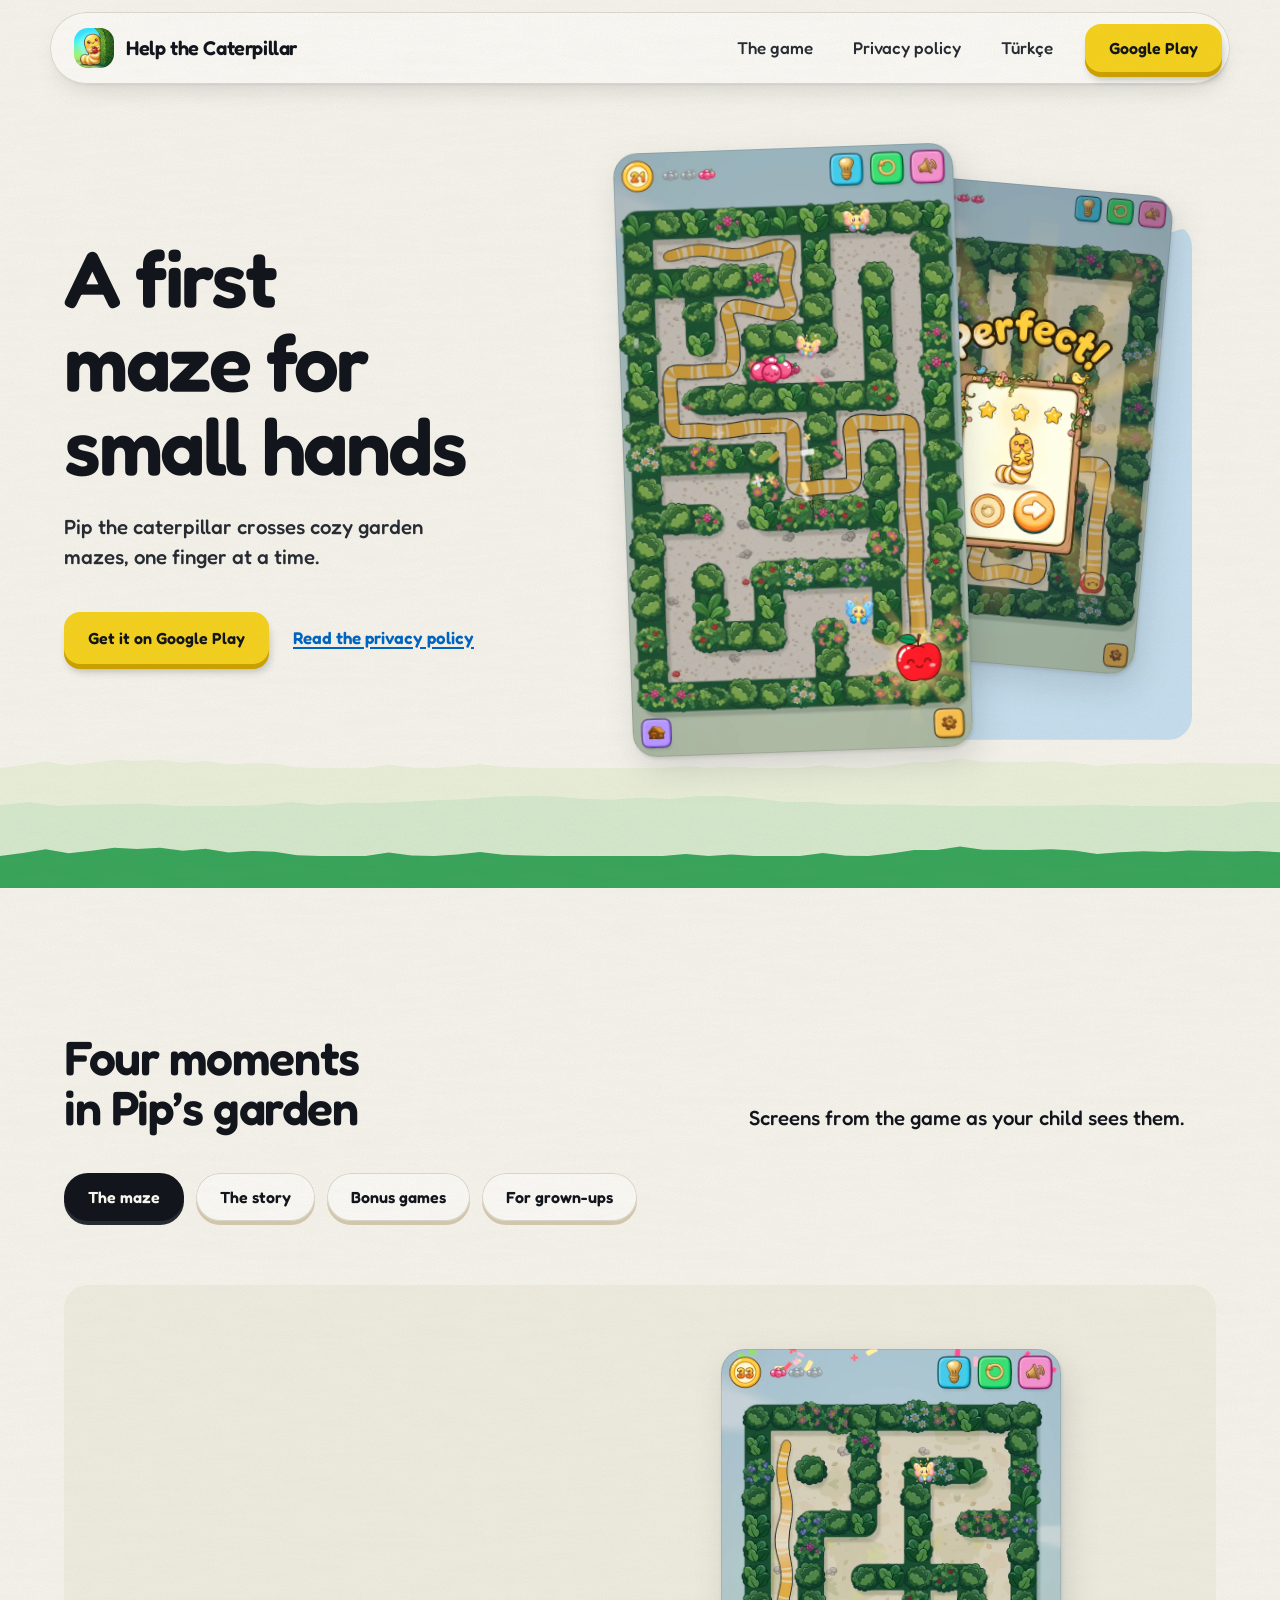
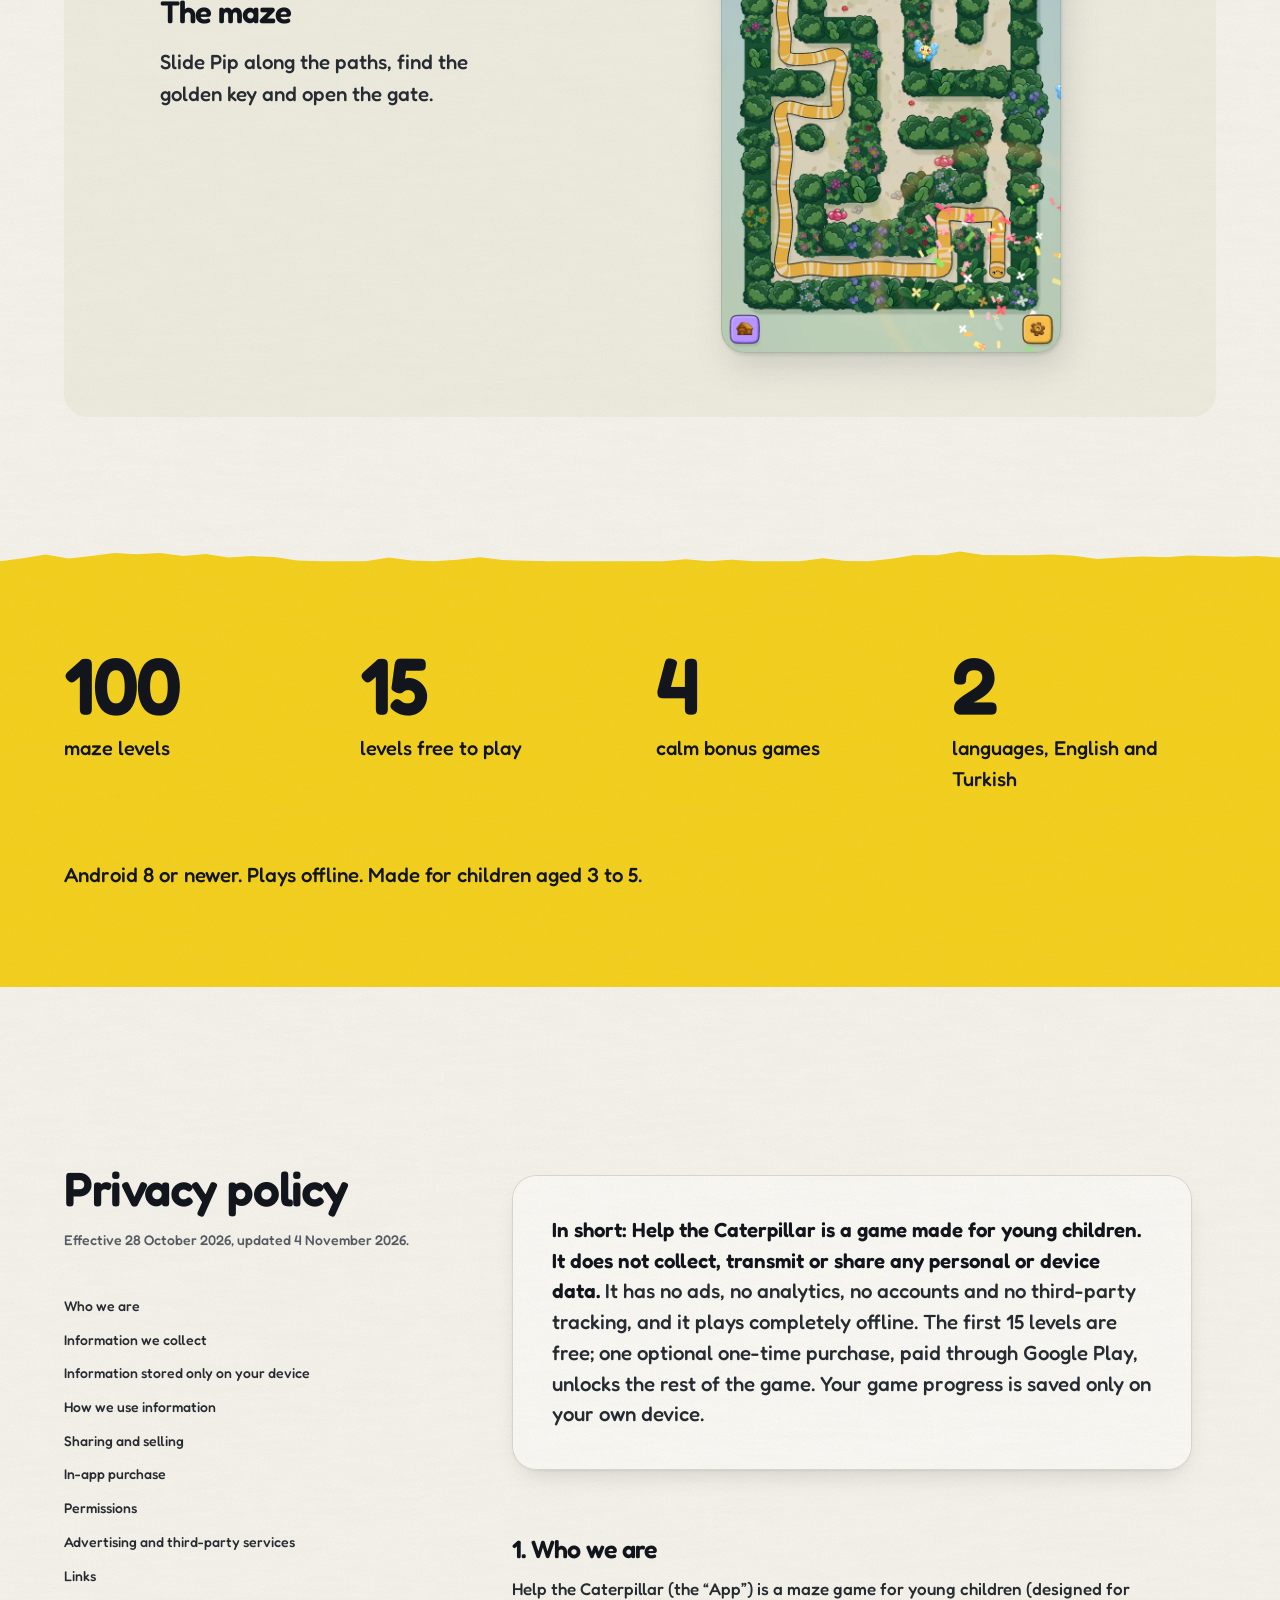
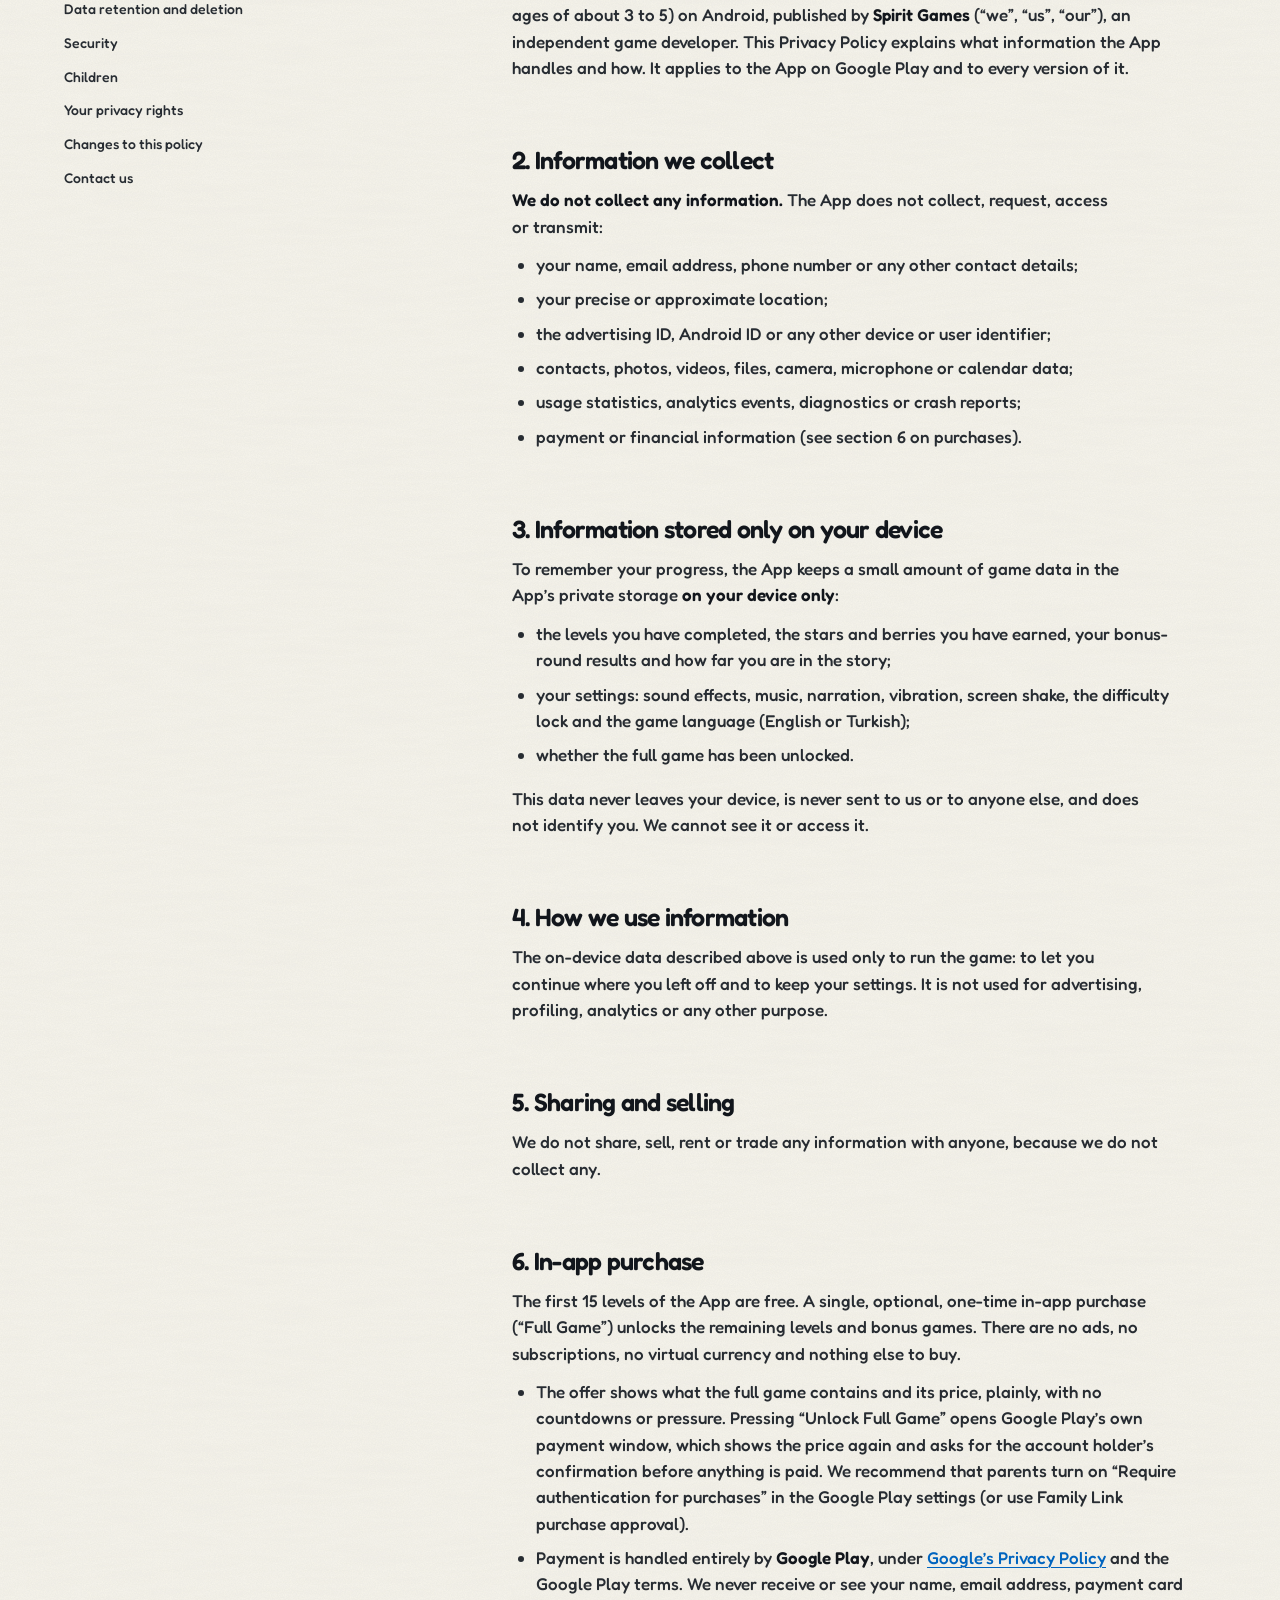
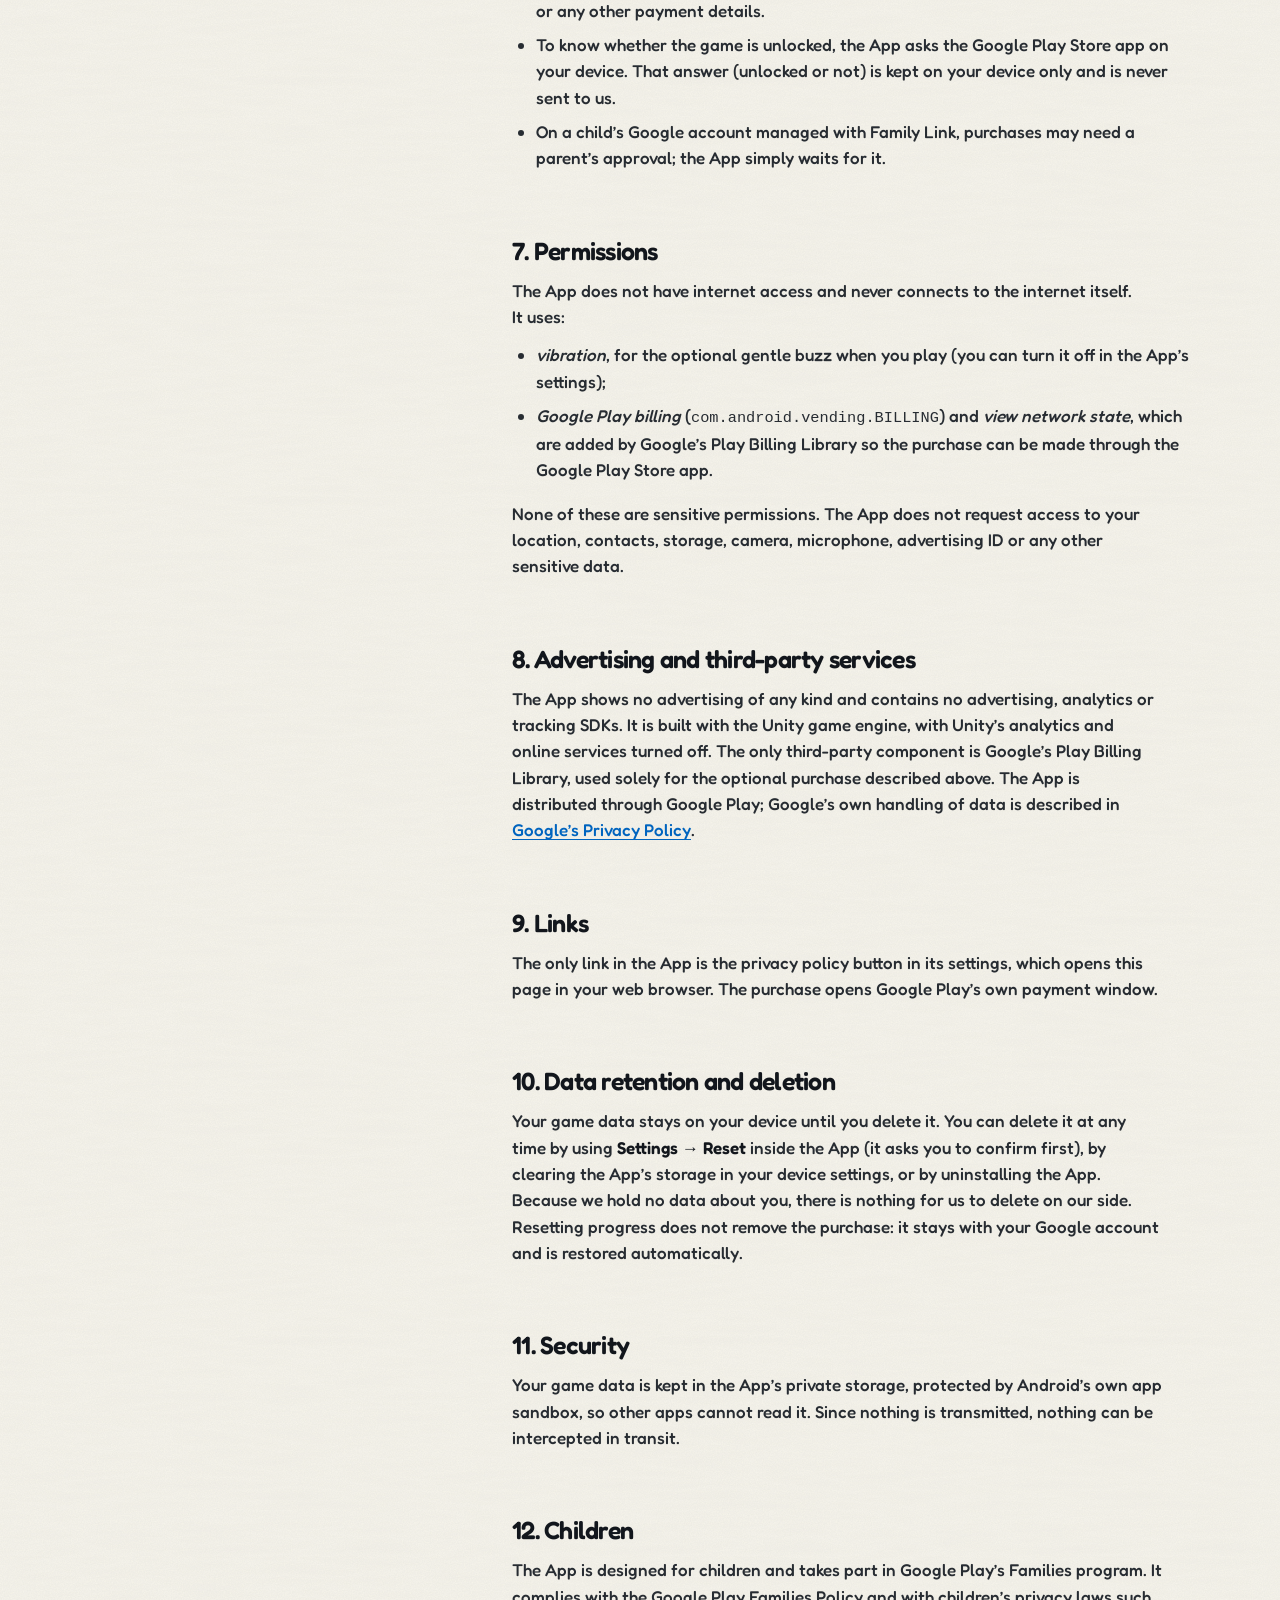
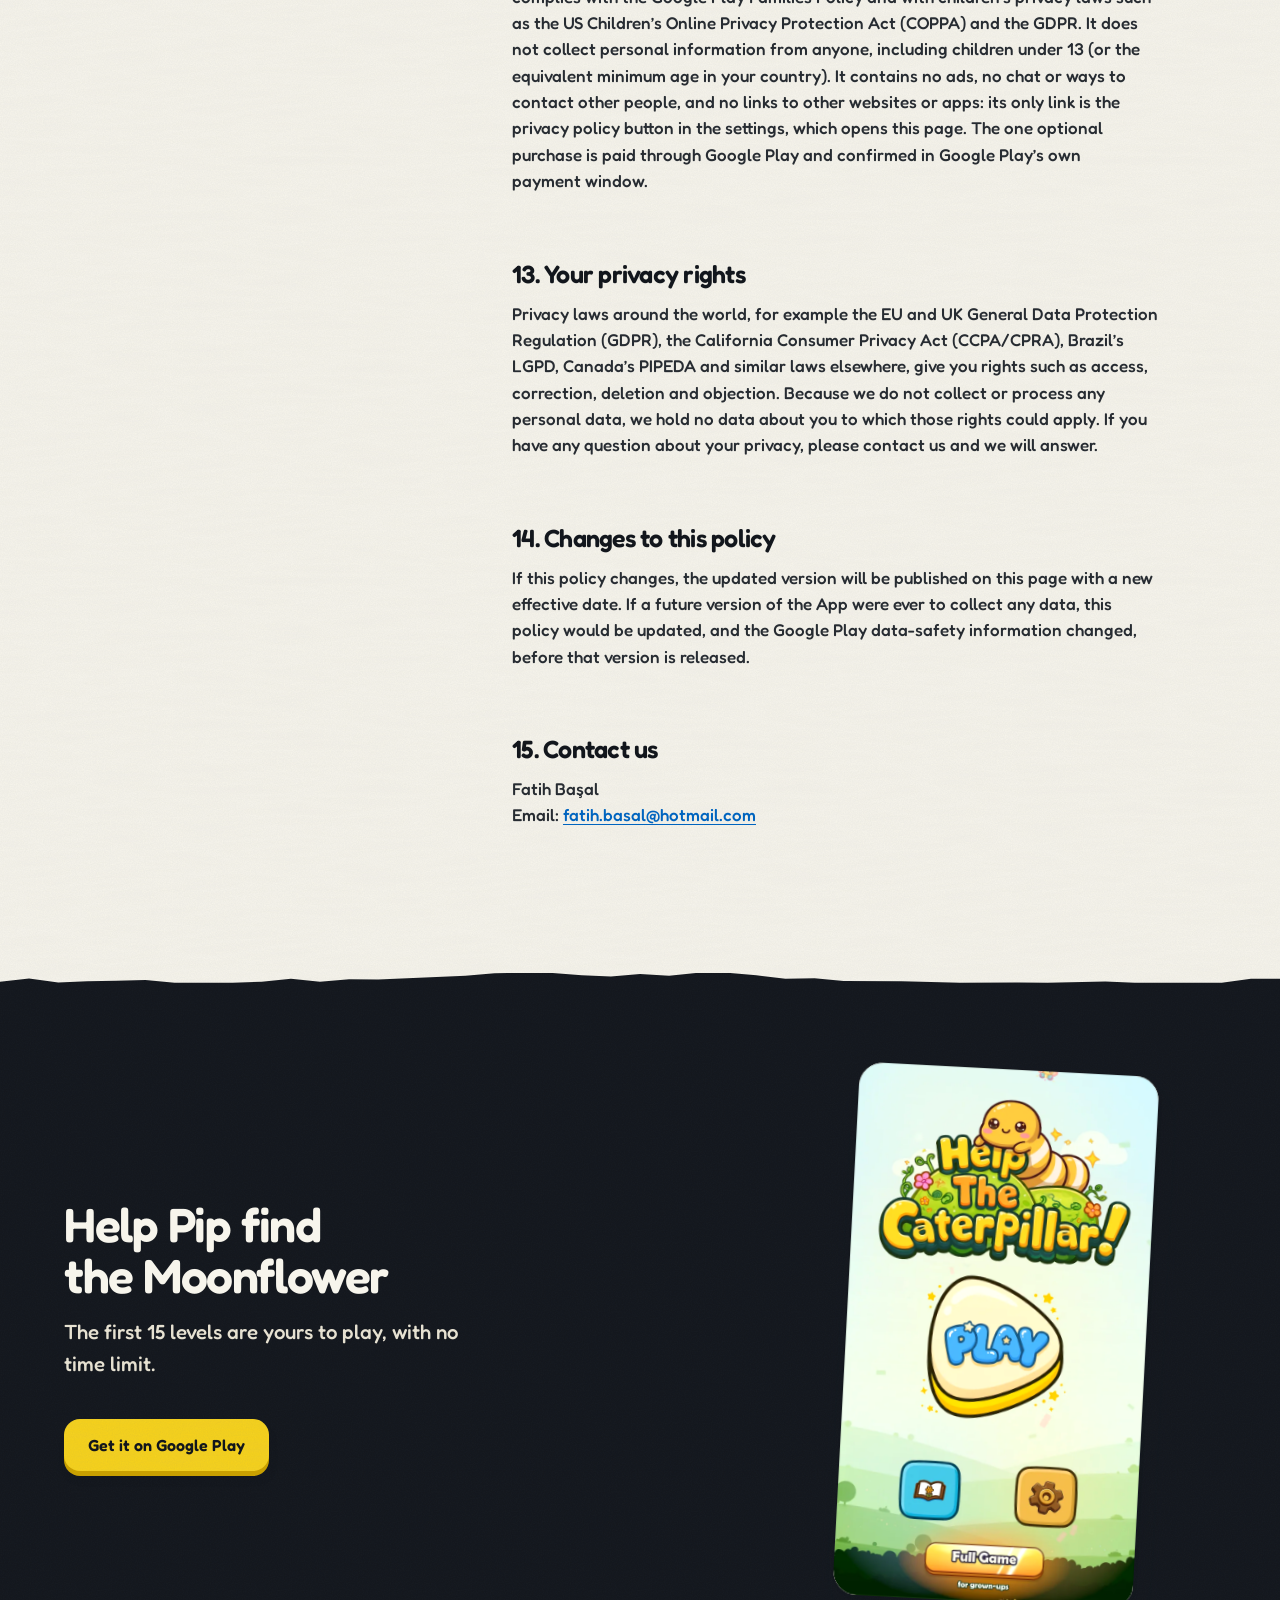
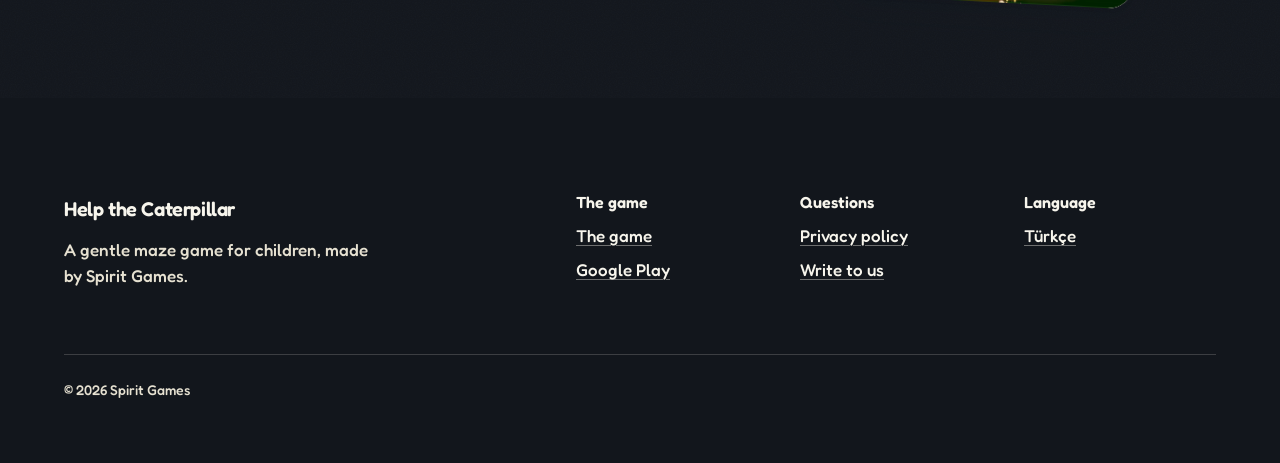
<file: index.html>
<!doctype html>
<html lang="en">
<head>
<meta charset="utf-8">
<meta name="viewport" content="width=device-width, initial-scale=1">
<title>Help the Caterpillar, Maze Game for Kids | Privacy Policy</title>
<meta name="description" content="Help the Caterpillar is a gentle offline maze game for kids aged 3 to 5. Read its privacy policy: no personal data collected, no ads, no account needed.">
<link rel="canonical" href="https://fatihbasal.github.io/help-the-caterpillar/">
<link rel="alternate" hreflang="en" href="https://fatihbasal.github.io/help-the-caterpillar/">
<link rel="alternate" hreflang="tr" href="https://fatihbasal.github.io/help-the-caterpillar/tr/">
<link rel="alternate" hreflang="x-default" href="https://fatihbasal.github.io/help-the-caterpillar/">
<meta property="og:type" content="website">
<meta property="og:locale" content="en_US">
<meta property="og:title" content="Help the Caterpillar: a gentle maze game for kids">
<meta property="og:description" content="Guide Pip the caterpillar through cozy garden mazes. Made for toddlers and preschoolers, plays offline and collects no data.">
<meta property="og:url" content="https://fatihbasal.github.io/help-the-caterpillar/">
<meta property="og:image" content="https://fatihbasal.github.io/help-the-caterpillar/og.png">
<meta name="twitter:card" content="summary_large_image">
<link rel="icon" href="img/icon.png">
<link rel="preload" href="fonts/fredoka-600.woff" as="font" type="font/woff" crossorigin>
<link rel="stylesheet" href="site.css">
<script>document.documentElement.classList.add('js')</script>
<script type="application/ld+json">
{"@context":"https://schema.org","@type":"MobileApplication","name":"Help the Caterpillar","operatingSystem":"ANDROID","applicationCategory":"GameApplication","inLanguage":["en","tr"],"description":"A gentle maze game for kids aged 3 to 5. Guide Pip the caterpillar through cozy garden mazes.","url":"https://play.google.com/store/apps/details?id=com.caterpillar.labirent","image":"https://fatihbasal.github.io/help-the-caterpillar/og.png","author":{"@type":"Organization","name":"Spirit Games"},"offers":{"@type":"Offer","price":"0","priceCurrency":"USD"}}
</script>
</head>
<body>
<a class="visually-hidden skip" href="#privacy">Skip to the privacy policy</a>
<header class="nav">
  <div class="nav__in">
    <a class="wordmark" href="#top"><img src="img/icon.png" width="40" height="40" alt=""><span>Help the Caterpillar</span></a>
    <ul class="nav__links">
      <li><a href="#game">The game</a></li>
      <li><a href="#privacy">Privacy policy</a></li>
      <li><a href="tr/" hreflang="tr" lang="tr">Türkçe</a></li>
    </ul>
    <a class="btn btn--primary" href="https://play.google.com/store/apps/details?id=com.caterpillar.labirent">Google Play</a>
  </div>
</header>
<main id="top">
  <section class="hero">
    <div class="container hero__grid">
      <div>
        <h1>A first maze for small hands</h1>
        <p class="lead">Pip the caterpillar crosses cozy garden mazes, one finger at a time.</p>
        <div class="hero__actions">
          <a class="btn btn--primary" href="https://play.google.com/store/apps/details?id=com.caterpillar.labirent">Get it on Google Play</a>
          <a class="textlink" href="#privacy">Read the privacy policy</a>
        </div>
      </div>
      <div class="stage">
        <span class="stage__mat" aria-hidden="true"></span>
        <figure class="sheet sheet--back" data-slot="hero-back" data-kind="product"><img src="img/en/win.webp" width="720" height="1280" alt="The level-end card with three stars"></figure>
        <figure class="sheet sheet--main" data-slot="hero" data-kind="product"><img src="img/en/maze.webp" width="720" height="1280" alt="The game on a phone: Pip the caterpillar halfway through a garden maze, berries and an apple on the path" fetchpriority="high"></figure>
      </div>
    </div>
    <div class="ground" aria-hidden="true"><i class="g1"></i><i class="g2"></i><i class="g3"></i></div>
  </section>

  <section class="section" id="game">
    <div class="container">
      <div class="game__head"><h2>Four moments in Pip’s garden</h2><p class="lead">Screens from the game as your child sees them.</p></div>
      <div class="switch" data-switch>
        <div class="tabs" role="tablist" aria-label="Moments in the game"><button class="tab" role="tab" id="tab-gates" aria-controls="panel-gates" aria-selected="true">The maze</button><button class="tab" role="tab" id="tab-story" aria-controls="panel-story" aria-selected="false" tabindex="-1">The story</button><button class="tab" role="tab" id="tab-bonus" aria-controls="panel-bonus" aria-selected="false" tabindex="-1">Bonus games</button><button class="tab" role="tab" id="tab-grownups" aria-controls="panel-grownups" aria-selected="false" tabindex="-1">For grown-ups</button></div>
        <div class="panels">
      <section class="panel" role="tabpanel" id="panel-gates" aria-labelledby="tab-gates">
        <div class="panel__text"><h3>The maze</h3><p>Slide Pip along the paths, find the golden key and open the gate.</p></div>
        <figure class="sheet" data-slot="gates" data-kind="product"><img src="img/en/gates.webp" width="720" height="1280" alt="A longer garden maze with a key and a closed gate on the way" loading="lazy"></figure>
      </section>
      <section class="panel" role="tabpanel" id="panel-story" aria-labelledby="tab-story" data-later>
        <div class="panel__text"><h3>The story</h3><p>Every ten levels, a picture story is read aloud.</p></div>
        <figure class="sheet" data-slot="story" data-kind="product"><img src="img/en/story.webp" width="720" height="1280" alt="A story page about the Moonflower, with Pip on a wooden sign" loading="lazy"></figure>
      </section>
      <section class="panel" role="tabpanel" id="panel-bonus" aria-labelledby="tab-bonus" data-later>
        <div class="panel__text"><h3>Bonus games</h3><p>Every five levels, a calm game of pairs, peekaboo or butterflies.</p></div>
        <figure class="sheet" data-slot="bonus" data-kind="product"><img src="img/en/bonus.webp" width="720" height="1280" alt="The matching pairs bonus game" loading="lazy"></figure>
      </section>
      <section class="panel" role="tabpanel" id="panel-grownups" aria-labelledby="tab-grownups" data-later>
        <div class="panel__text"><h3>For grown-ups</h3><p>Sound, voice, language and a size lock sit in one settings card.</p></div>
        <figure class="sheet" data-slot="grownups" data-kind="product"><img src="img/en/grownups.webp" width="720" height="1280" alt="The settings card with sound, music, voice, language and size lock" loading="lazy"></figure>
      </section>
        </div>
      </div>
    </div>
  </section>

  <section class="field" aria-label="Android 8 or newer. Plays offline. Made for children aged 3 to 5.">
    <div class="container">
      <dl class="figures"><div><dt>maze levels</dt><dd>100</dd></div><div><dt>levels free to play</dt><dd>15</dd></div><div><dt>calm bonus games</dt><dd>4</dd></div><div><dt>languages, English and Turkish</dt><dd>2</dd></div></dl>
      <p class="field__note">Android 8 or newer. Plays offline. Made for children aged 3 to 5.</p>
    </div>
  </section>

  <section class="policy" id="privacy">
    <div class="container policy__grid">
      <div class="policy__side">
        <h2>Privacy policy</h2>
        <p class="policy__meta">Effective 28 October 2026, updated 4 November 2026.</p>
        <nav aria-label="Sections of the privacy policy"><ol class="toc"><li><a href="#p1">Who we are</a></li><li><a href="#p2">Information we collect</a></li><li><a href="#p3">Information stored only on your device</a></li><li><a href="#p4">How we use information</a></li><li><a href="#p5">Sharing and selling</a></li><li><a href="#p6">In-app purchase</a></li><li><a href="#p7">Permissions</a></li><li><a href="#p8">Advertising and third-party services</a></li><li><a href="#p9">Links</a></li><li><a href="#p10">Data retention and deletion</a></li><li><a href="#p11">Security</a></li><li><a href="#p12">Children</a></li><li><a href="#p13">Your privacy rights</a></li><li><a href="#p14">Changes to this policy</a></li><li><a href="#p15">Contact us</a></li></ol></nav>
      </div>
      <article class="doc">
        <p class="doc__summary"><strong>In short: Help the Caterpillar is a game made for young children.
  It does not collect, transmit or share any personal or device data.</strong> It has no ads,
  no analytics, no accounts and no third-party tracking, and it plays completely offline. The
  first 15 levels are free; one optional one-time purchase, paid through Google Play, unlocks
  the rest of the game. Your game progress is saved only on your own
  device.</p>
        <h3 id="p1">1. Who we are</h3>
        <p>Help the Caterpillar (the &ldquo;App&rdquo;) is a maze game for young children (designed for
  ages of about 3 to 5) on Android, published by
  <strong>Spirit Games</strong> (&ldquo;we&rdquo;, &ldquo;us&rdquo;, &ldquo;our&rdquo;), an independent game
  developer. This Privacy Policy explains what information the App handles and how. It applies
  to the App on Google Play and to every version of it.</p>
        <h3 id="p2">2. Information we collect</h3>
        <p><strong>We do not collect any information.</strong> The App does not collect, request,
  access or transmit:</p>
  <ul>
    <li>your name, email address, phone number or any other contact details;</li>
    <li>your precise or approximate location;</li>
    <li>the advertising ID, Android ID or any other device or user identifier;</li>
    <li>contacts, photos, videos, files, camera, microphone or calendar data;</li>
    <li>usage statistics, analytics events, diagnostics or crash reports;</li>
    <li>payment or financial information (see section 6 on purchases).</li>
  </ul>
        <h3 id="p3">3. Information stored only on your device</h3>
        <p>To remember your progress, the App keeps a small amount of game data in the App&rsquo;s
  private storage <strong>on your device only</strong>:</p>
  <ul>
    <li>the levels you have completed, the stars and berries you have earned, your bonus-round
    results and how far you are in the story;</li>
    <li>your settings: sound effects, music, narration, vibration, screen shake, the difficulty lock and the game language (English or Turkish);</li>
    <li>whether the full game has been unlocked.</li>
  </ul>
  <p>This data never leaves your device, is never sent to us or to anyone else, and does not
  identify you. We cannot see it or access it.</p>
        <h3 id="p4">4. How we use information</h3>
        <p>The on-device data described above is used only to run the game: to let you continue
  where you left off and to keep your settings. It is not used for advertising, profiling,
  analytics or any other purpose.</p>
        <h3 id="p5">5. Sharing and selling</h3>
        <p>We do not share, sell, rent or trade any information with anyone, because we do not
  collect any.</p>
        <h3 id="p6">6. In-app purchase</h3>
        <p>The first 15 levels of the App are free. A single, optional, one-time in-app purchase
  (&ldquo;Full Game&rdquo;) unlocks the remaining levels and bonus games. There are no ads, no
  subscriptions, no virtual currency and nothing else to buy.</p>
  <ul>
    <li>The offer shows what the full game contains and its price, plainly, with no countdowns
    or pressure. Pressing &ldquo;Unlock Full Game&rdquo; opens Google Play&rsquo;s own payment window, which
    shows the price again and asks for the account holder&rsquo;s confirmation before anything
    is paid. We recommend that parents turn on &ldquo;Require authentication for
    purchases&rdquo; in the Google Play settings (or use Family Link purchase approval).</li>
    <li>Payment is handled entirely by <strong>Google Play</strong>, under
    <a href="https://policies.google.com/privacy">Google&rsquo;s Privacy Policy</a> and the
    Google Play terms. We never receive or see your name, email address, payment card or any
    other payment details.</li>
    <li>To know whether the game is unlocked, the App asks the Google Play Store app on your
    device. That answer (unlocked or not) is kept on your device only and is never sent to us.</li>
    <li>On a child&rsquo;s Google account managed with Family Link, purchases may need a
    parent&rsquo;s approval; the App simply waits for it.</li>
  </ul>
        <h3 id="p7">7. Permissions</h3>
        <p>The App does not have internet access and never connects to the internet itself. It uses:</p>
  <ul>
    <li><em>vibration</em>, for the optional gentle buzz when you play (you can turn it off in the
    App&rsquo;s settings);</li>
    <li><em>Google Play billing</em> (<code>com.android.vending.BILLING</code>) and <em>view network
    state</em>, which are added by Google&rsquo;s Play Billing Library so the purchase can be made
    through the Google Play Store app.</li>
  </ul>
  <p>None of these are sensitive permissions. The App does not request access to your location,
  contacts, storage, camera, microphone, advertising ID or any other sensitive data.</p>
        <h3 id="p8">8. Advertising and third-party services</h3>
        <p>The App shows no advertising of any kind and contains no advertising, analytics or
  tracking SDKs. It is built with the Unity game engine, with Unity&rsquo;s analytics and
  online services turned off. The only third-party component is Google&rsquo;s Play Billing
  Library, used solely for the optional purchase described above. The App is distributed
  through Google Play; Google&rsquo;s own handling of data is described in
  <a href="https://policies.google.com/privacy">Google&rsquo;s Privacy Policy</a>.</p>
        <h3 id="p9">9. Links</h3>
        <p>The only link in the App is the privacy policy button in its settings, which opens this
  page in your web browser. The purchase opens Google Play&rsquo;s own payment window.</p>
        <h3 id="p10">10. Data retention and deletion</h3>
        <p>Your game data stays on your device until you delete it. You can delete it at any time by
  using <strong>Settings &rarr; Reset</strong> inside the App (it asks you to confirm first), by
  clearing the App&rsquo;s storage in your device settings, or by uninstalling the App. Because we
  hold no data about you, there is nothing for us to delete on our side. Resetting progress does
  not remove the purchase: it stays with your Google account and is restored automatically.</p>
        <h3 id="p11">11. Security</h3>
        <p>Your game data is kept in the App&rsquo;s private storage, protected by Android&rsquo;s own
  app sandbox, so other apps cannot read it. Since nothing is transmitted, nothing can be
  intercepted in transit.</p>
        <h3 id="p12">12. Children</h3>
        <p>The App is designed for children and takes part in Google Play&rsquo;s Families program. It
  complies with the Google Play Families Policy and with children&rsquo;s privacy laws such as
  the US Children&rsquo;s Online Privacy Protection Act (COPPA) and the GDPR. It does not collect
  personal information from anyone, including children under 13 (or the equivalent minimum age
  in your country). It contains no ads, no chat or ways to contact other people, and no links
  to other websites or apps: its only link is the privacy policy button in the settings,
  which opens this page. The one optional purchase is paid through Google Play and confirmed
  in Google Play&rsquo;s own payment window.</p>
        <h3 id="p13">13. Your privacy rights</h3>
        <p>Privacy laws around the world, for example the EU and UK General Data Protection
  Regulation (GDPR), the California Consumer Privacy Act (CCPA/CPRA), Brazil&rsquo;s LGPD,
  Canada&rsquo;s PIPEDA and similar laws elsewhere, give you rights such as access,
  correction, deletion and objection. Because we do not collect or process any personal data,
  we hold no data about you to which those rights could apply. If you have any question about
  your privacy, please contact us and we will answer.</p>
        <h3 id="p14">14. Changes to this policy</h3>
        <p>If this policy changes, the updated version will be published on this page with a new
  effective date. If a future version of the App were ever to collect any data, this policy
  would be updated, and the Google Play data-safety information changed, before that version
  is released.</p>
        <h3 id="p15">15. Contact us</h3>
        <p>Fatih Ba&#351;al<br>
  Email: <a href="mailto:fatih.basal@hotmail.com">fatih.basal@hotmail.com</a></p>
      </article>
    </div>
  </section>

  <section class="close">
    <div class="container close__grid">
      <div>
        <h2>Help Pip find the Moonflower</h2>
        <p>The first 15 levels are yours to play, with no time limit.</p>
        <a class="btn btn--primary" href="https://play.google.com/store/apps/details?id=com.caterpillar.labirent">Get it on Google Play</a>
      </div>
      <figure class="sheet" data-slot="close" data-kind="product"><img src="img/en/menu.webp" width="720" height="1280" alt="The game’s start screen with the big Play button" loading="lazy"></figure>
    </div>
  </section>
</main>
<footer class="foot">
  <div class="container">
    <div class="foot__grid">
      <div><a class="wordmark" href="#top"><span>Help the Caterpillar</span></a><p class="foot__tag">A gentle maze game for children, made by Spirit Games.</p></div>
      <div><h2>The game</h2><ul><li><a href="#game">The game</a></li><li><a href="https://play.google.com/store/apps/details?id=com.caterpillar.labirent">Google Play</a></li></ul></div>
      <div><h2>Questions</h2><ul><li><a href="#privacy">Privacy policy</a></li><li><a href="mailto:fatih.basal@hotmail.com">Write to us</a></li></ul></div>
      <div><h2>Language</h2><ul><li><a href="tr/" hreflang="tr" lang="tr">Türkçe</a></li></ul></div>
    </div>
    <p class="foot__base">© 2026 Spirit Games</p>
  </div>
</footer>
<script>
document.querySelectorAll('[data-switch]').forEach((sw) => {
  const tabs = [...sw.querySelectorAll('[role="tab"]')];
  const show = (t, focus) => {
    tabs.forEach((x) => { const on = x === t; x.setAttribute('aria-selected', on); x.tabIndex = on ? 0 : -1; document.getElementById(x.getAttribute('aria-controls')).hidden = !on; });
    if (focus) t.focus({ preventScroll: true });
  };
  tabs.forEach((t, i) => {
    t.addEventListener('click', () => show(t));
    t.addEventListener('keydown', (e) => {
      const d = e.key === 'ArrowRight' ? 1 : e.key === 'ArrowLeft' ? -1 : 0;
      if (d) { e.preventDefault(); show(tabs[(i + d + tabs.length) % tabs.length], true); }
    });
  });
  show(tabs[0]);
});
</script>
</body>
</html>
</file>
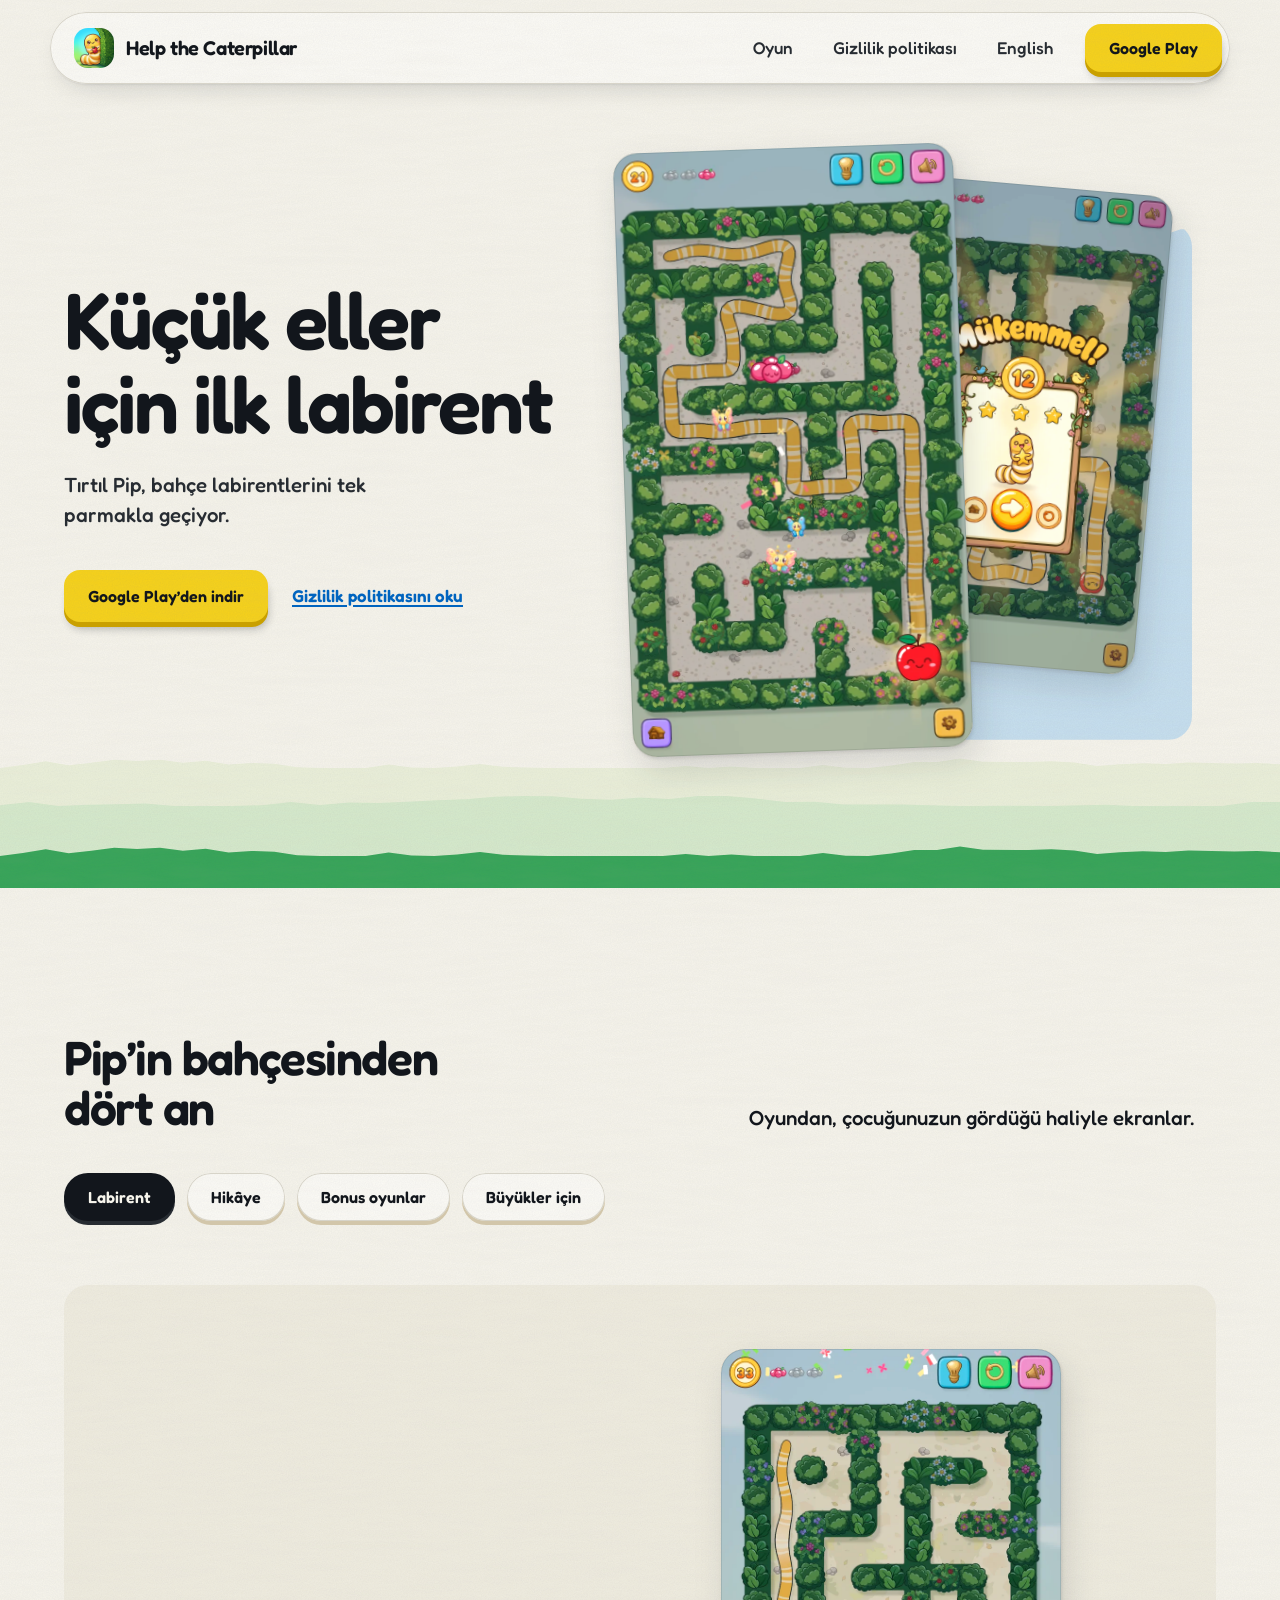
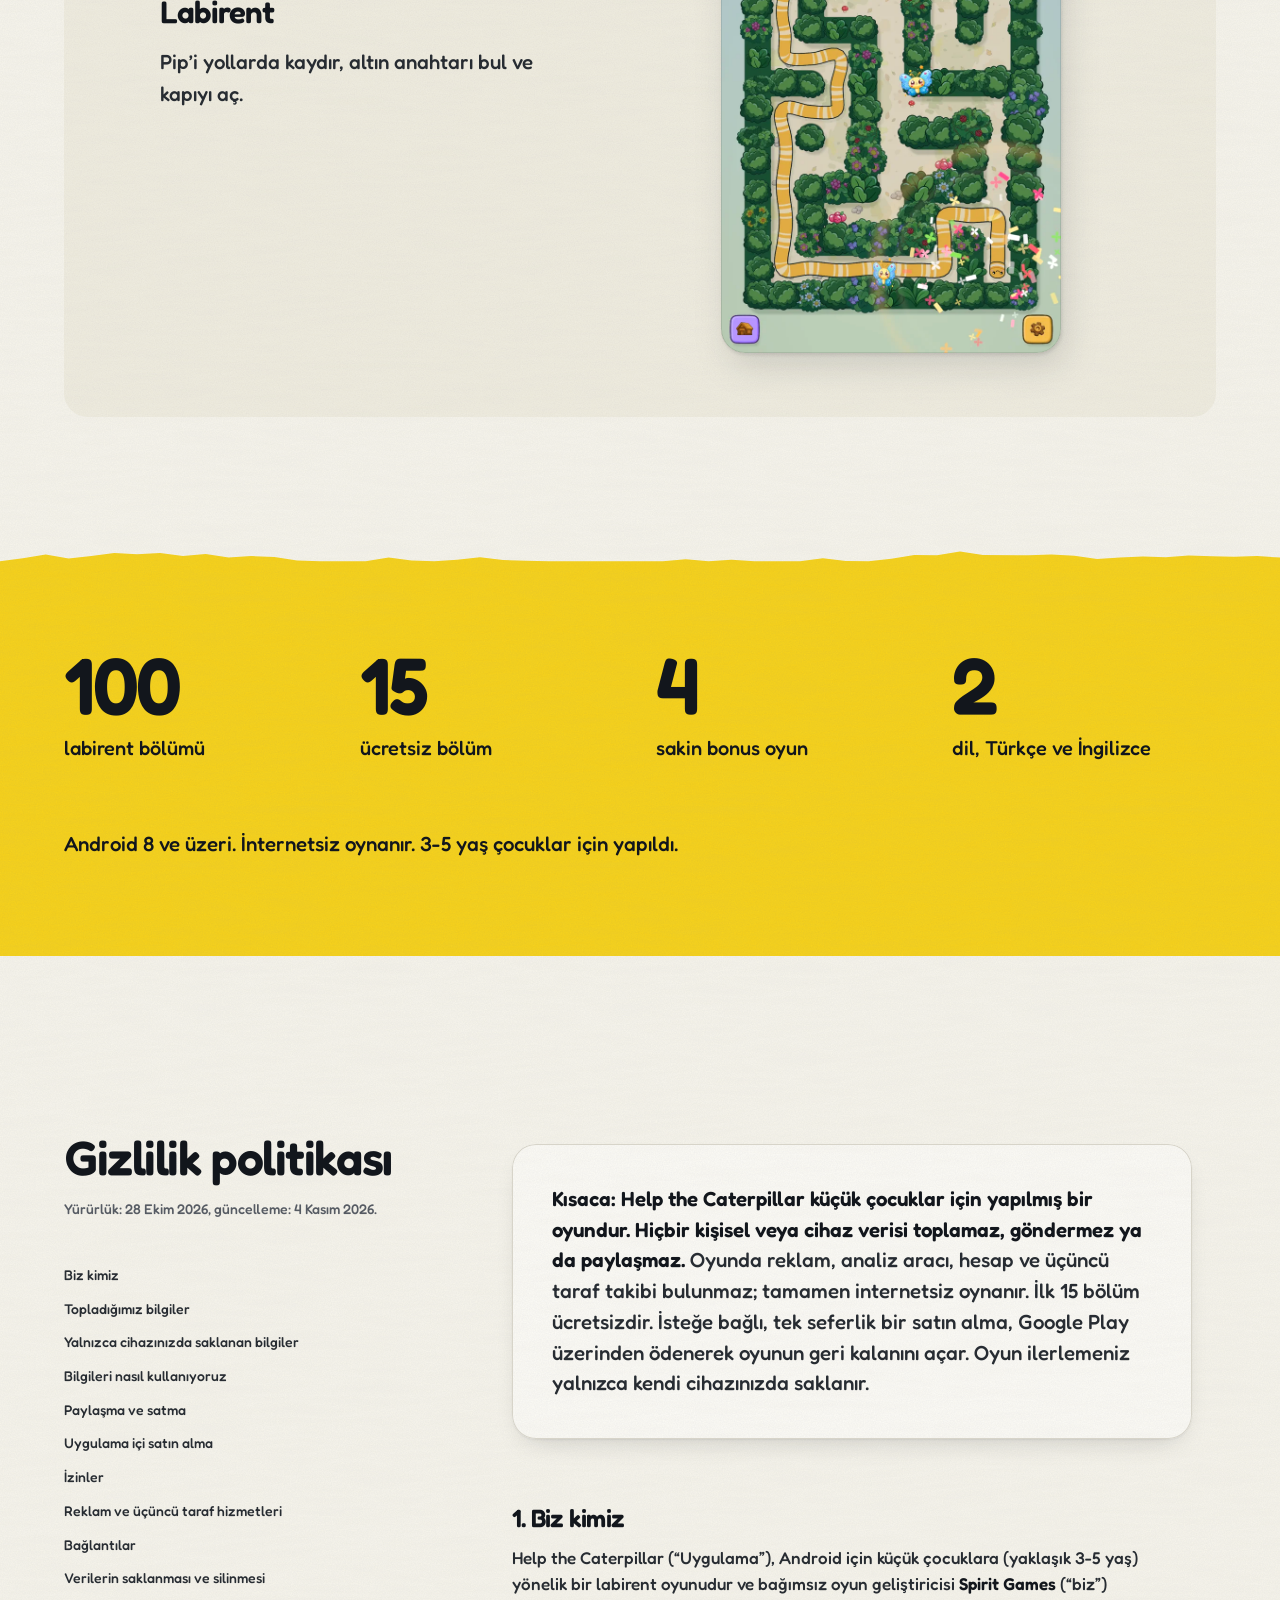
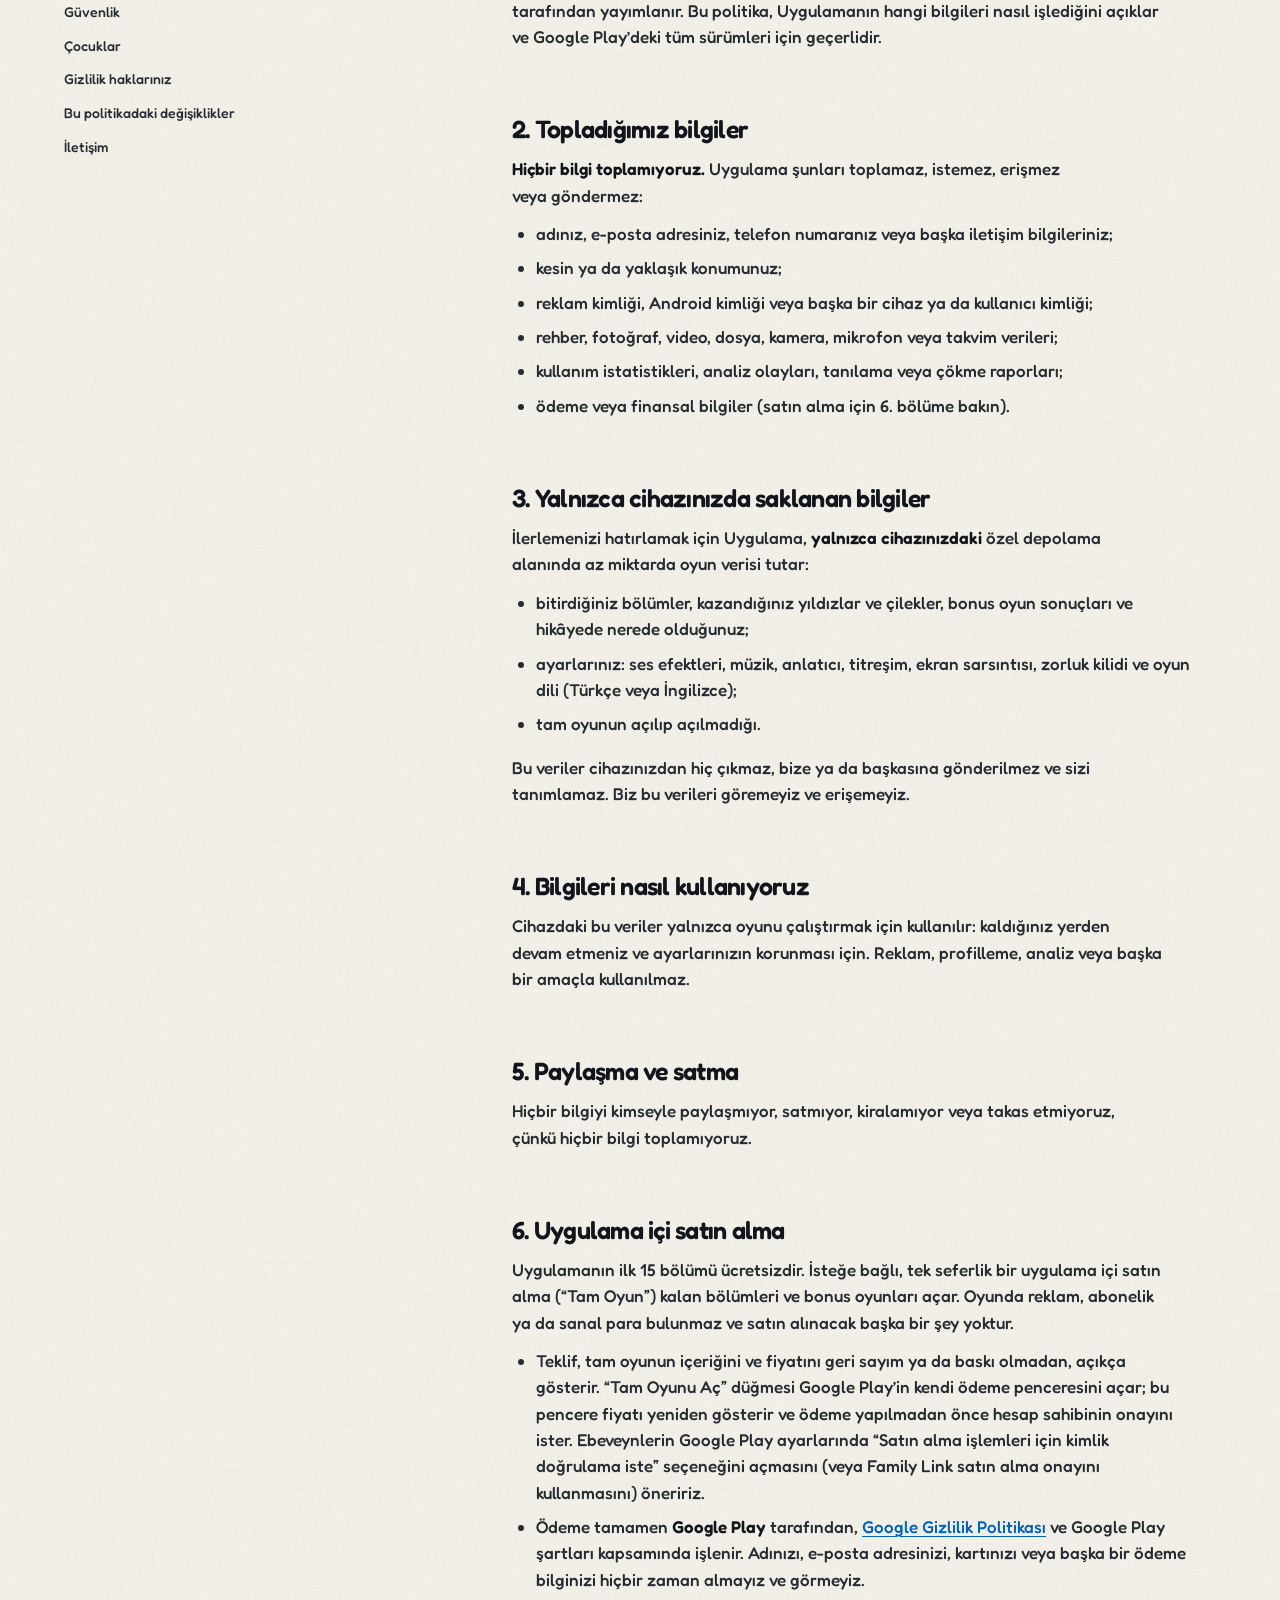
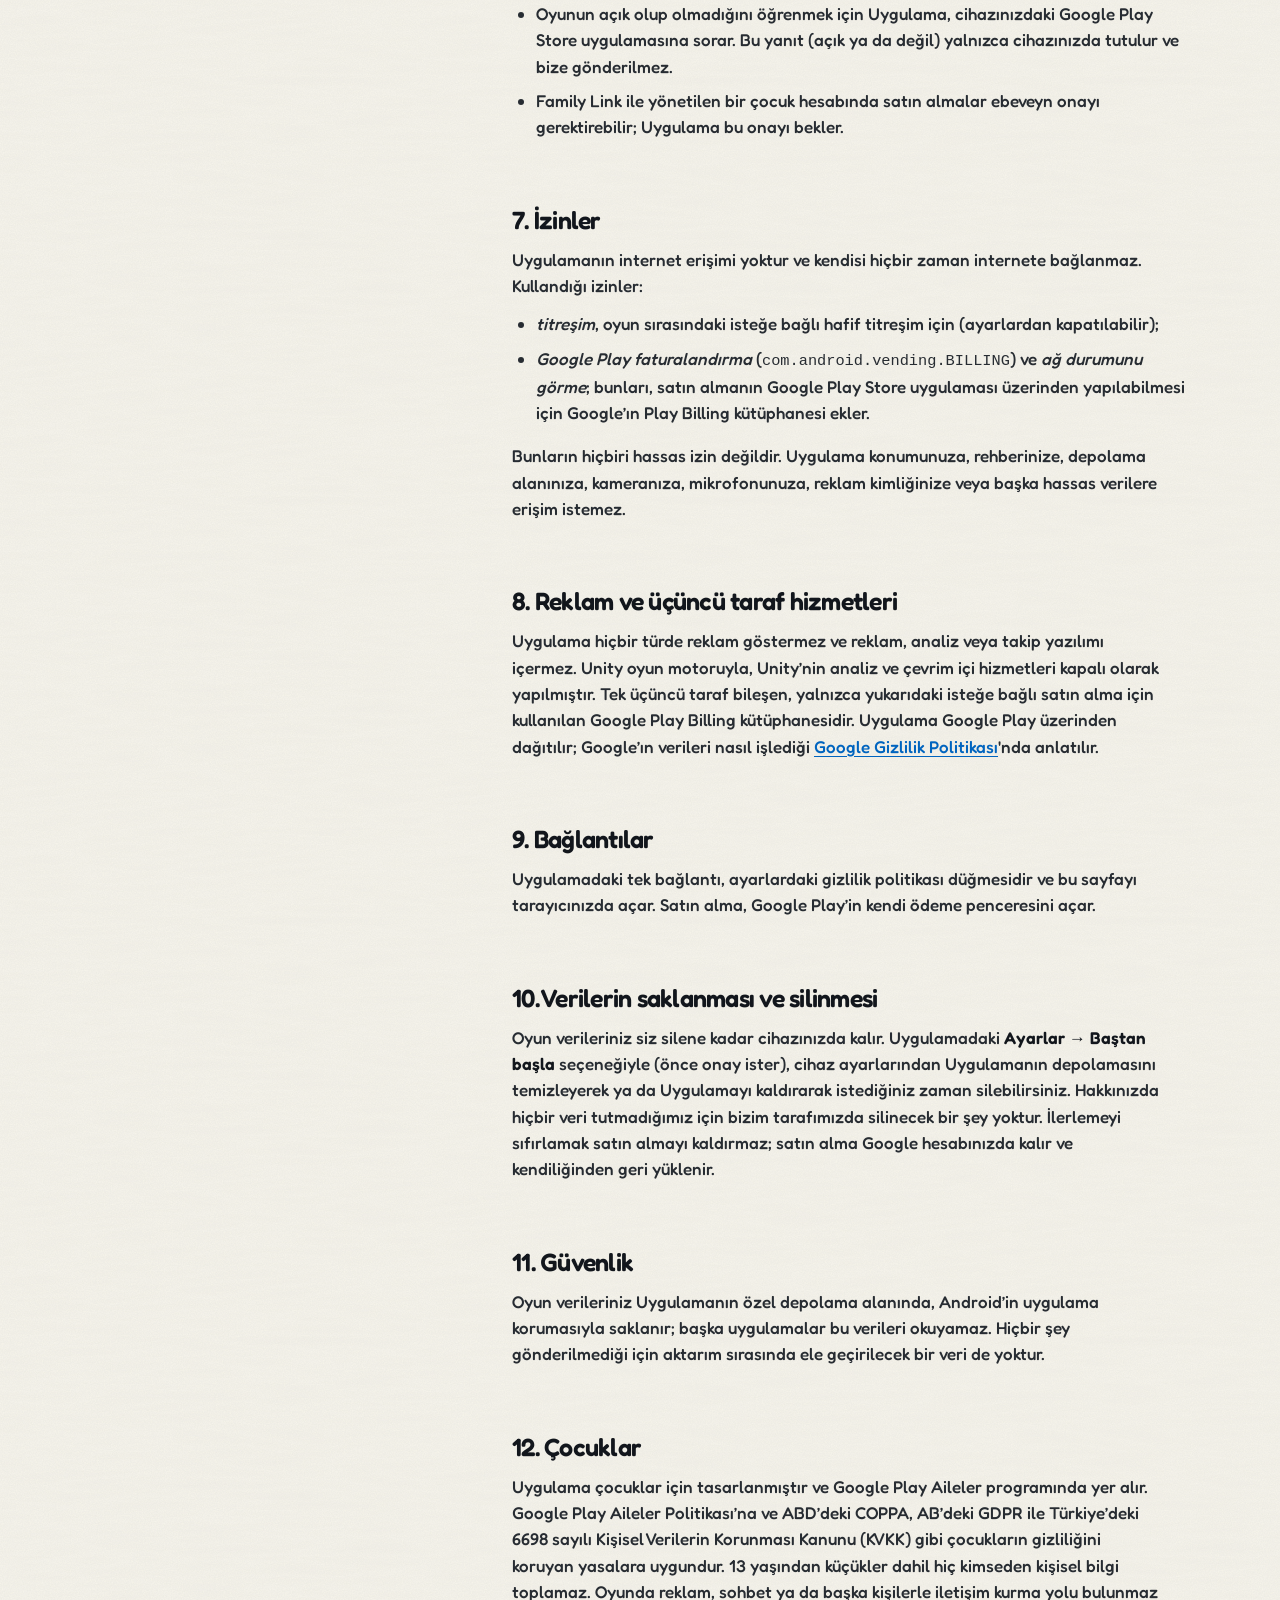
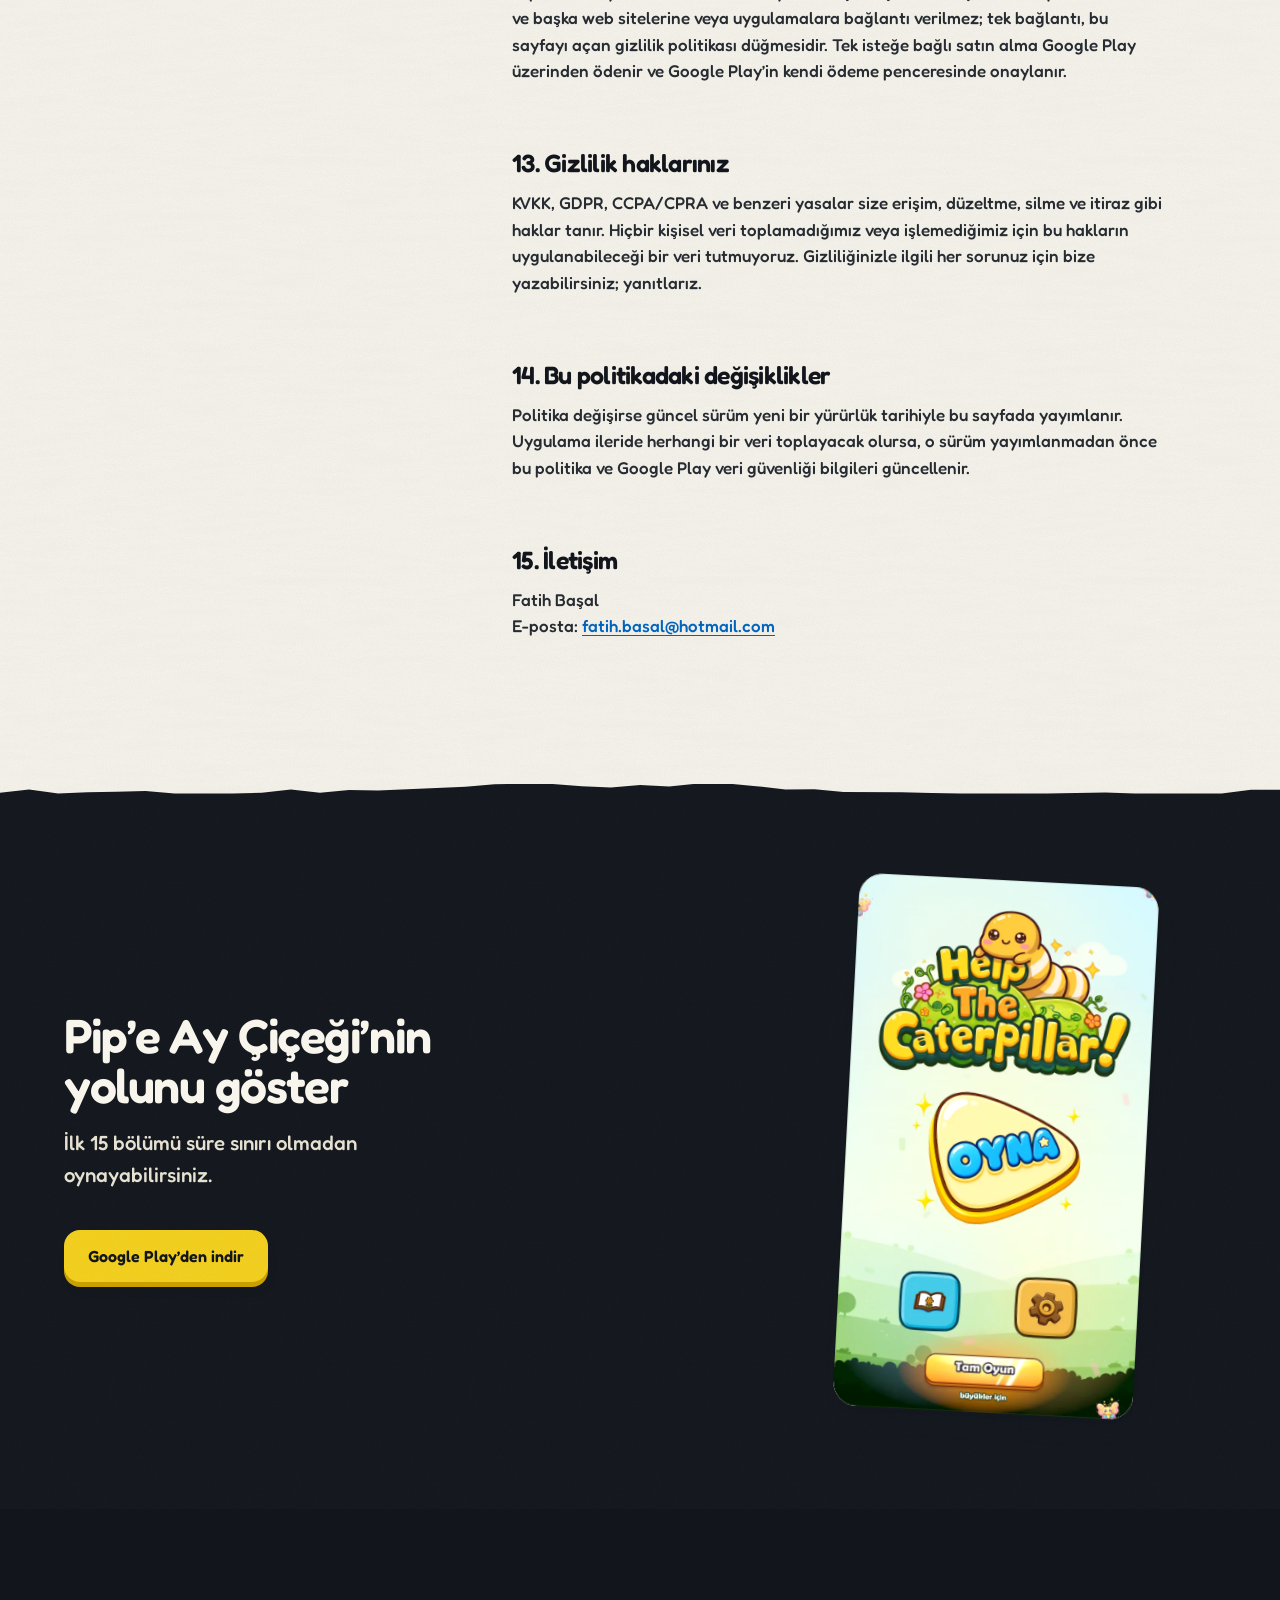
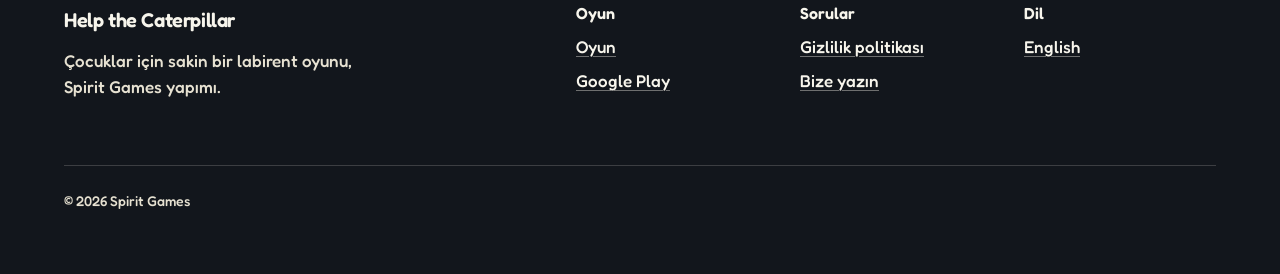
<file: tr/index.html>
<!doctype html>
<html lang="tr">
<head>
<meta charset="utf-8">
<meta name="viewport" content="width=device-width, initial-scale=1">
<title>Help the Caterpillar Labirent Oyunu | Gizlilik Politikası</title>
<meta name="description" content="Help the Caterpillar, 3-5 yaş çocuklar için internetsiz labirent oyunu. Gizlilik politikası: kişisel veri toplamaz, reklam göstermez, hesap istemez.">
<link rel="canonical" href="https://fatihbasal.github.io/help-the-caterpillar/tr/">
<link rel="alternate" hreflang="en" href="https://fatihbasal.github.io/help-the-caterpillar/">
<link rel="alternate" hreflang="tr" href="https://fatihbasal.github.io/help-the-caterpillar/tr/">
<link rel="alternate" hreflang="x-default" href="https://fatihbasal.github.io/help-the-caterpillar/">
<meta property="og:type" content="website">
<meta property="og:locale" content="tr_TR">
<meta property="og:title" content="Help the Caterpillar: küçük çocuklar için sakin bir labirent oyunu">
<meta property="og:description" content="Tırtıl Pip’i bahçe labirentlerinde gezdir. Okul öncesi çocuklar için, internetsiz oynanır ve veri toplamaz.">
<meta property="og:url" content="https://fatihbasal.github.io/help-the-caterpillar/tr/">
<meta property="og:image" content="https://fatihbasal.github.io/help-the-caterpillar/og.png">
<meta name="twitter:card" content="summary_large_image">
<link rel="icon" href="../img/icon.png">
<link rel="preload" href="../fonts/fredoka-600.woff" as="font" type="font/woff" crossorigin>
<link rel="stylesheet" href="../site.css">
<script>document.documentElement.classList.add('js')</script>
<script type="application/ld+json">
{"@context":"https://schema.org","@type":"MobileApplication","name":"Help the Caterpillar","operatingSystem":"ANDROID","applicationCategory":"GameApplication","inLanguage":["en","tr"],"description":"A gentle maze game for kids aged 3 to 5. Guide Pip the caterpillar through cozy garden mazes.","url":"https://play.google.com/store/apps/details?id=com.caterpillar.labirent","image":"https://fatihbasal.github.io/help-the-caterpillar/og.png","author":{"@type":"Organization","name":"Spirit Games"},"offers":{"@type":"Offer","price":"0","priceCurrency":"USD"}}
</script>
</head>
<body>
<a class="visually-hidden skip" href="#privacy">Gizlilik politikasına geç</a>
<header class="nav">
  <div class="nav__in">
    <a class="wordmark" href="#top"><img src="../img/icon.png" width="40" height="40" alt=""><span>Help the Caterpillar</span></a>
    <ul class="nav__links">
      <li><a href="#game">Oyun</a></li>
      <li><a href="#privacy">Gizlilik politikası</a></li>
      <li><a href="../" hreflang="en" lang="en">English</a></li>
    </ul>
    <a class="btn btn--primary" href="https://play.google.com/store/apps/details?id=com.caterpillar.labirent&amp;hl=tr">Google Play</a>
  </div>
</header>
<main id="top">
  <section class="hero">
    <div class="container hero__grid">
      <div>
        <h1>Küçük eller için ilk labirent</h1>
        <p class="lead">Tırtıl Pip, bahçe labirentlerini tek parmakla geçiyor.</p>
        <div class="hero__actions">
          <a class="btn btn--primary" href="https://play.google.com/store/apps/details?id=com.caterpillar.labirent&amp;hl=tr">Google Play’den indir</a>
          <a class="textlink" href="#privacy">Gizlilik politikasını oku</a>
        </div>
      </div>
      <div class="stage">
        <span class="stage__mat" aria-hidden="true"></span>
        <figure class="sheet sheet--back" data-slot="hero-back" data-kind="product"><img src="../img/tr/win.webp" width="720" height="1280" alt="Üç yıldızlı bölüm sonu kartı"></figure>
        <figure class="sheet sheet--main" data-slot="hero" data-kind="product"><img src="../img/tr/maze.webp" width="720" height="1280" alt="Telefonda oyun: tırtıl Pip bahçe labirentinin ortasında, yolda çilekler ve elma" fetchpriority="high"></figure>
      </div>
    </div>
    <div class="ground" aria-hidden="true"><i class="g1"></i><i class="g2"></i><i class="g3"></i></div>
  </section>

  <section class="section" id="game">
    <div class="container">
      <div class="game__head"><h2>Pip’in bahçesinden dört an</h2><p class="lead">Oyundan, çocuğunuzun gördüğü haliyle ekranlar.</p></div>
      <div class="switch" data-switch>
        <div class="tabs" role="tablist" aria-label="Oyundan anlar"><button class="tab" role="tab" id="tab-gates" aria-controls="panel-gates" aria-selected="true">Labirent</button><button class="tab" role="tab" id="tab-story" aria-controls="panel-story" aria-selected="false" tabindex="-1">Hikâye</button><button class="tab" role="tab" id="tab-bonus" aria-controls="panel-bonus" aria-selected="false" tabindex="-1">Bonus oyunlar</button><button class="tab" role="tab" id="tab-grownups" aria-controls="panel-grownups" aria-selected="false" tabindex="-1">Büyükler için</button></div>
        <div class="panels">
      <section class="panel" role="tabpanel" id="panel-gates" aria-labelledby="tab-gates">
        <div class="panel__text"><h3>Labirent</h3><p>Pip’i yollarda kaydır, altın anahtarı bul ve kapıyı aç.</p></div>
        <figure class="sheet" data-slot="gates" data-kind="product"><img src="../img/tr/gates.webp" width="720" height="1280" alt="Yolda anahtar ve kapalı kapı olan uzun bir bahçe labirenti" loading="lazy"></figure>
      </section>
      <section class="panel" role="tabpanel" id="panel-story" aria-labelledby="tab-story" data-later>
        <div class="panel__text"><h3>Hikâye</h3><p>Her on bölümde bir, resimli bir hikâye sesli okunur.</p></div>
        <figure class="sheet" data-slot="story" data-kind="product"><img src="../img/tr/story.webp" width="720" height="1280" alt="Ay Çiçeği hikâyesinden bir sayfa, tahta tabelada Pip" loading="lazy"></figure>
      </section>
      <section class="panel" role="tabpanel" id="panel-bonus" aria-labelledby="tab-bonus" data-later>
        <div class="panel__text"><h3>Bonus oyunlar</h3><p>Her beş bölümde eşleştirme, saklambaç ya da kelebek kovalama.</p></div>
        <figure class="sheet" data-slot="bonus" data-kind="product"><img src="../img/tr/bonus.webp" width="720" height="1280" alt="Eşini bul bonus oyunu" loading="lazy"></figure>
      </section>
      <section class="panel" role="tabpanel" id="panel-grownups" aria-labelledby="tab-grownups" data-later>
        <div class="panel__text"><h3>Büyükler için</h3><p>Ses, anlatıcı, dil ve boyut kilidi tek bir ayar kartında.</p></div>
        <figure class="sheet" data-slot="grownups" data-kind="product"><img src="../img/tr/grownups.webp" width="720" height="1280" alt="Ses, müzik, anlatıcı, dil ve boyut kilidi ayarları" loading="lazy"></figure>
      </section>
        </div>
      </div>
    </div>
  </section>

  <section class="field" aria-label="Android 8 ve üzeri. İnternetsiz oynanır. 3-5 yaş çocuklar için yapıldı.">
    <div class="container">
      <dl class="figures"><div><dt>labirent bölümü</dt><dd>100</dd></div><div><dt>ücretsiz bölüm</dt><dd>15</dd></div><div><dt>sakin bonus oyun</dt><dd>4</dd></div><div><dt>dil, Türkçe ve İngilizce</dt><dd>2</dd></div></dl>
      <p class="field__note">Android 8 ve üzeri. İnternetsiz oynanır. 3-5 yaş çocuklar için yapıldı.</p>
    </div>
  </section>

  <section class="policy" id="privacy">
    <div class="container policy__grid">
      <div class="policy__side">
        <h2>Gizlilik politikası</h2>
        <p class="policy__meta">Yürürlük: 28 Ekim 2026, güncelleme: 4 Kasım 2026.</p>
        <nav aria-label="Gizlilik politikasının bölümleri"><ol class="toc"><li><a href="#p1">Biz kimiz</a></li><li><a href="#p2">Topladığımız bilgiler</a></li><li><a href="#p3">Yalnızca cihazınızda saklanan bilgiler</a></li><li><a href="#p4">Bilgileri nasıl kullanıyoruz</a></li><li><a href="#p5">Paylaşma ve satma</a></li><li><a href="#p6">Uygulama içi satın alma</a></li><li><a href="#p7">İzinler</a></li><li><a href="#p8">Reklam ve üçüncü taraf hizmetleri</a></li><li><a href="#p9">Bağlantılar</a></li><li><a href="#p10">Verilerin saklanması ve silinmesi</a></li><li><a href="#p11">Güvenlik</a></li><li><a href="#p12">Çocuklar</a></li><li><a href="#p13">Gizlilik haklarınız</a></li><li><a href="#p14">Bu politikadaki değişiklikler</a></li><li><a href="#p15">İletişim</a></li></ol></nav>
      </div>
      <article class="doc">
        <p class="doc__summary"><strong>Kısaca: Help the Caterpillar küçük çocuklar için yapılmış bir oyundur.
  Hiçbir kişisel veya cihaz verisi toplamaz, göndermez ya da paylaşmaz.</strong> Oyunda reklam,
  analiz aracı, hesap ve üçüncü taraf takibi bulunmaz; tamamen internetsiz oynanır. İlk 15 bölüm
  ücretsizdir. İsteğe bağlı, tek seferlik bir satın alma, Google Play üzerinden ödenerek oyunun
  geri kalanını açar. Oyun ilerlemeniz yalnızca kendi cihazınızda saklanır.</p>
        <h3 id="p1">1. Biz kimiz</h3>
        <p>Help the Caterpillar (&ldquo;Uygulama&rdquo;), Android için küçük çocuklara (yaklaşık 3-5 yaş)
  yönelik bir labirent oyunudur ve bağımsız oyun geliştiricisi <strong>Spirit Games</strong>
  (&ldquo;biz&rdquo;) tarafından yayımlanır. Bu politika, Uygulamanın hangi bilgileri nasıl
  işlediğini açıklar ve Google Play’deki tüm sürümleri için geçerlidir.</p>
        <h3 id="p2">2. Topladığımız bilgiler</h3>
        <p><strong>Hiçbir bilgi toplamıyoruz.</strong> Uygulama şunları toplamaz, istemez, erişmez veya göndermez:</p>
  <ul>
    <li>adınız, e-posta adresiniz, telefon numaranız veya başka iletişim bilgileriniz;</li>
    <li>kesin ya da yaklaşık konumunuz;</li>
    <li>reklam kimliği, Android kimliği veya başka bir cihaz ya da kullanıcı kimliği;</li>
    <li>rehber, fotoğraf, video, dosya, kamera, mikrofon veya takvim verileri;</li>
    <li>kullanım istatistikleri, analiz olayları, tanılama veya çökme raporları;</li>
    <li>ödeme veya finansal bilgiler (satın alma için 6. bölüme bakın).</li>
  </ul>
        <h3 id="p3">3. Yalnızca cihazınızda saklanan bilgiler</h3>
        <p>İlerlemenizi hatırlamak için Uygulama, <strong>yalnızca cihazınızdaki</strong> özel
  depolama alanında az miktarda oyun verisi tutar:</p>
  <ul>
    <li>bitirdiğiniz bölümler, kazandığınız yıldızlar ve çilekler, bonus oyun sonuçları ve hikâyede nerede olduğunuz;</li>
    <li>ayarlarınız: ses efektleri, müzik, anlatıcı, titreşim, ekran sarsıntısı, zorluk kilidi ve oyun dili (Türkçe veya İngilizce);</li>
    <li>tam oyunun açılıp açılmadığı.</li>
  </ul>
  <p>Bu veriler cihazınızdan hiç çıkmaz, bize ya da başkasına gönderilmez ve sizi tanımlamaz.
  Biz bu verileri göremeyiz ve erişemeyiz.</p>
        <h3 id="p4">4. Bilgileri nasıl kullanıyoruz</h3>
        <p>Cihazdaki bu veriler yalnızca oyunu çalıştırmak için kullanılır: kaldığınız yerden devam
  etmeniz ve ayarlarınızın korunması için. Reklam, profilleme, analiz veya başka bir amaçla kullanılmaz.</p>
        <h3 id="p5">5. Paylaşma ve satma</h3>
        <p>Hiçbir bilgiyi kimseyle paylaşmıyor, satmıyor, kiralamıyor veya takas etmiyoruz, çünkü hiçbir bilgi toplamıyoruz.</p>
        <h3 id="p6">6. Uygulama içi satın alma</h3>
        <p>Uygulamanın ilk 15 bölümü ücretsizdir. İsteğe bağlı, tek seferlik bir uygulama içi satın alma
  (&ldquo;Tam Oyun&rdquo;) kalan bölümleri ve bonus oyunları açar. Oyunda reklam, abonelik ya da sanal
  para bulunmaz ve satın alınacak başka bir şey yoktur.</p>
  <ul>
    <li>Teklif, tam oyunun içeriğini ve fiyatını geri sayım ya da baskı olmadan, açıkça gösterir.
    &ldquo;Tam Oyunu Aç&rdquo; düğmesi Google Play’in kendi ödeme penceresini açar; bu pencere fiyatı
    yeniden gösterir ve ödeme yapılmadan önce hesap sahibinin onayını ister. Ebeveynlerin Google Play
    ayarlarında &ldquo;Satın alma işlemleri için kimlik doğrulama iste&rdquo; seçeneğini açmasını
    (veya Family Link satın alma onayını kullanmasını) öneririz.</li>
    <li>Ödeme tamamen <strong>Google Play</strong> tarafından,
    <a href="https://policies.google.com/privacy?hl=tr">Google Gizlilik Politikası</a> ve Google Play
    şartları kapsamında işlenir. Adınızı, e-posta adresinizi, kartınızı veya başka bir ödeme
    bilginizi hiçbir zaman almayız ve görmeyiz.</li>
    <li>Oyunun açık olup olmadığını öğrenmek için Uygulama, cihazınızdaki Google Play Store
    uygulamasına sorar. Bu yanıt (açık ya da değil) yalnızca cihazınızda tutulur ve bize gönderilmez.</li>
    <li>Family Link ile yönetilen bir çocuk hesabında satın almalar ebeveyn onayı gerektirebilir; Uygulama bu onayı bekler.</li>
  </ul>
        <h3 id="p7">7. İzinler</h3>
        <p>Uygulamanın internet erişimi yoktur ve kendisi hiçbir zaman internete bağlanmaz. Kullandığı izinler:</p>
  <ul>
    <li><em>titreşim</em>, oyun sırasındaki isteğe bağlı hafif titreşim için (ayarlardan kapatılabilir);</li>
    <li><em>Google Play faturalandırma</em> (<code>com.android.vending.BILLING</code>) ve <em>ağ durumunu
    görme</em>; bunları, satın almanın Google Play Store uygulaması üzerinden yapılabilmesi için Google’ın
    Play Billing kütüphanesi ekler.</li>
  </ul>
  <p>Bunların hiçbiri hassas izin değildir. Uygulama konumunuza, rehberinize, depolama alanınıza,
  kameranıza, mikrofonunuza, reklam kimliğinize veya başka hassas verilere erişim istemez.</p>
        <h3 id="p8">8. Reklam ve üçüncü taraf hizmetleri</h3>
        <p>Uygulama hiçbir türde reklam göstermez ve reklam, analiz veya takip yazılımı içermez. Unity oyun
  motoruyla, Unity’nin analiz ve çevrim içi hizmetleri kapalı olarak yapılmıştır. Tek üçüncü taraf
  bileşen, yalnızca yukarıdaki isteğe bağlı satın alma için kullanılan Google Play Billing
  kütüphanesidir. Uygulama Google Play üzerinden dağıtılır; Google’ın verileri nasıl işlediği
  <a href="https://policies.google.com/privacy?hl=tr">Google Gizlilik Politikası</a>'nda anlatılır.</p>
        <h3 id="p9">9. Bağlantılar</h3>
        <p>Uygulamadaki tek bağlantı, ayarlardaki gizlilik politikası düğmesidir ve bu sayfayı tarayıcınızda
  açar. Satın alma, Google Play’in kendi ödeme penceresini açar.</p>
        <h3 id="p10">10. Verilerin saklanması ve silinmesi</h3>
        <p>Oyun verileriniz siz silene kadar cihazınızda kalır. Uygulamadaki <strong>Ayarlar &rarr; Baştan
  başla</strong> seçeneğiyle (önce onay ister), cihaz ayarlarından Uygulamanın depolamasını temizleyerek
  ya da Uygulamayı kaldırarak istediğiniz zaman silebilirsiniz. Hakkınızda hiçbir veri tutmadığımız
  için bizim tarafımızda silinecek bir şey yoktur. İlerlemeyi sıfırlamak satın almayı kaldırmaz;
  satın alma Google hesabınızda kalır ve kendiliğinden geri yüklenir.</p>
        <h3 id="p11">11. Güvenlik</h3>
        <p>Oyun verileriniz Uygulamanın özel depolama alanında, Android’in uygulama korumasıyla saklanır;
  başka uygulamalar bu verileri okuyamaz. Hiçbir şey gönderilmediği için aktarım sırasında ele
  geçirilecek bir veri de yoktur.</p>
        <h3 id="p12">12. Çocuklar</h3>
        <p>Uygulama çocuklar için tasarlanmıştır ve Google Play Aileler programında yer alır. Google Play
  Aileler Politikası’na ve ABD’deki COPPA, AB’deki GDPR ile Türkiye’deki 6698 sayılı Kişisel Verilerin
  Korunması Kanunu (KVKK) gibi çocukların gizliliğini koruyan yasalara uygundur. 13 yaşından
  küçükler dahil hiç kimseden kişisel bilgi toplamaz. Oyunda reklam, sohbet ya da başka kişilerle
  iletişim kurma yolu bulunmaz ve başka web sitelerine veya uygulamalara bağlantı verilmez; tek
  bağlantı, bu sayfayı açan gizlilik politikası düğmesidir. Tek isteğe bağlı satın alma Google Play
  üzerinden ödenir ve Google Play’in kendi ödeme penceresinde onaylanır.</p>
        <h3 id="p13">13. Gizlilik haklarınız</h3>
        <p>KVKK, GDPR, CCPA/CPRA ve benzeri yasalar size erişim, düzeltme, silme ve itiraz gibi haklar tanır.
  Hiçbir kişisel veri toplamadığımız veya işlemediğimiz için bu hakların uygulanabileceği bir veri
  tutmuyoruz. Gizliliğinizle ilgili her sorunuz için bize yazabilirsiniz; yanıtlarız.</p>
        <h3 id="p14">14. Bu politikadaki değişiklikler</h3>
        <p>Politika değişirse güncel sürüm yeni bir yürürlük tarihiyle bu sayfada yayımlanır. Uygulama
  ileride herhangi bir veri toplayacak olursa, o sürüm yayımlanmadan önce bu politika ve Google Play
  veri güvenliği bilgileri güncellenir.</p>
        <h3 id="p15">15. İletişim</h3>
        <p>Fatih Ba&#351;al<br>
  E-posta: <a href="mailto:fatih.basal@hotmail.com">fatih.basal@hotmail.com</a></p>
      </article>
    </div>
  </section>

  <section class="close">
    <div class="container close__grid">
      <div>
        <h2>Pip’e Ay Çiçeği’nin yolunu göster</h2>
        <p>İlk 15 bölümü süre sınırı olmadan oynayabilirsiniz.</p>
        <a class="btn btn--primary" href="https://play.google.com/store/apps/details?id=com.caterpillar.labirent&amp;hl=tr">Google Play’den indir</a>
      </div>
      <figure class="sheet" data-slot="close" data-kind="product"><img src="../img/tr/menu.webp" width="720" height="1280" alt="Büyük OYNA düğmesiyle oyunun açılış ekranı" loading="lazy"></figure>
    </div>
  </section>
</main>
<footer class="foot">
  <div class="container">
    <div class="foot__grid">
      <div><a class="wordmark" href="#top"><span>Help the Caterpillar</span></a><p class="foot__tag">Çocuklar için sakin bir labirent oyunu, Spirit Games yapımı.</p></div>
      <div><h2>Oyun</h2><ul><li><a href="#game">Oyun</a></li><li><a href="https://play.google.com/store/apps/details?id=com.caterpillar.labirent&amp;hl=tr">Google Play</a></li></ul></div>
      <div><h2>Sorular</h2><ul><li><a href="#privacy">Gizlilik politikası</a></li><li><a href="mailto:fatih.basal@hotmail.com">Bize yazın</a></li></ul></div>
      <div><h2>Dil</h2><ul><li><a href="../" hreflang="en" lang="en">English</a></li></ul></div>
    </div>
    <p class="foot__base">© 2026 Spirit Games</p>
  </div>
</footer>
<script>
document.querySelectorAll('[data-switch]').forEach((sw) => {
  const tabs = [...sw.querySelectorAll('[role="tab"]')];
  const show = (t, focus) => {
    tabs.forEach((x) => { const on = x === t; x.setAttribute('aria-selected', on); x.tabIndex = on ? 0 : -1; document.getElementById(x.getAttribute('aria-controls')).hidden = !on; });
    if (focus) t.focus({ preventScroll: true });
  };
  tabs.forEach((t, i) => {
    t.addEventListener('click', () => show(t));
    t.addEventListener('keydown', (e) => {
      const d = e.key === 'ArrowRight' ? 1 : e.key === 'ArrowLeft' ? -1 : 0;
      if (d) { e.preventDefault(); show(tabs[(i + d + tabs.length) % tabs.length], true); }
    });
  });
  show(tabs[0]);
});
</script>
</body>
</html>
</file>
<file: site.css>
/* Hallmark · shape: Stage hero over a Switcher, a Figures field and a Long Document (swapped from Map / Diagram: half the page is a legal text) · genre: playful · theme: Hum (deal 1/3, seed homepage-privacy-policy-gentle-db0c·c401e390·2026-11-04·r0) · job: try · draw: 22eeab
 * hero: Stage · nav: floating pill · footer: index columns · imagery: screenshots 6 per language (the game's own captures) · signature: the real maze screen, Pip mid-path, laid on torn garden paper
 * axes: light/rounded-sans/chromatic-yellow · posture: full-palette · contrast: pass · fold: pass · copy: verbatim · v2.0.0 */
/* Hallmark · display: Fredoka in place of Chillax, self-hosted under the SIL OFL with Turkish letters added, so the page loads nothing from another site */
/* Hallmark · pre-emit critique: P4 H4 E4 S5 R4 V4 · weakest: P, a privacy page has little to argue; it argues that a children's game can say exactly what it does with data, and shows the game before the policy */
/* Hallmark · copy: verbatim covers the privacy policy, a legal text the owner keeps word for word (two en dashes became commas, nothing else) */
@import url("./tokens.css");
@import url("./base.css");

@font-face { font-family: "Fredoka"; src: url("./fonts/fredoka-500.woff") format("woff"); font-weight: 500; font-style: normal; font-display: swap; }
@font-face { font-family: "Fredoka"; src: url("./fonts/fredoka-600.woff") format("woff"); font-weight: 600; font-style: normal; font-display: swap; }

:root {
  --grain: url("data:image/svg+xml,%3Csvg xmlns='http://www.w3.org/2000/svg' width='180' height='180'%3E%3Cfilter id='g'%3E%3CfeTurbulence type='fractalNoise' baseFrequency='.85' numOctaves='2' stitchTiles='stitch'/%3E%3CfeColorMatrix values='0 0 0 0 .12 0 0 0 0 .12 0 0 0 0 .16 0 0 0 .07 0'/%3E%3C/filter%3E%3Crect width='100%25' height='100%25' filter='url(%23g)'/%3E%3C/svg%3E");
  --fibre: url("data:image/svg+xml,%3Csvg xmlns='http://www.w3.org/2000/svg' width='420' height='420'%3E%3Cfilter id='f'%3E%3CfeTurbulence type='turbulence' baseFrequency='.012 .09' numOctaves='3' seed='7'/%3E%3CfeColorMatrix values='0 0 0 0 .55 0 0 0 0 .5 0 0 0 0 .38 0 0 0 .05 0'/%3E%3C/filter%3E%3Crect width='100%25' height='100%25' filter='url(%23f)'/%3E%3C/svg%3E");
  --torn-a: polygon(0.00% 12.0px, 1.79% 9.1px, 3.57% 5.3px, 5.36% 9.3px, 7.14% 6.8px, 8.93% 3.7px, 10.71% 5.0px, 12.50% 3.7px, 14.29% 6.8px, 16.07% 4.7px, 17.86% 8.4px, 19.64% 6.9px, 21.43% 7.7px, 23.21% 11.2px, 25.00% 12.0px, 28.57% 12.0px, 30.36% 8.4px, 32.14% 11.4px, 33.93% 12.0px, 35.71% 10.5px, 37.50% 8.0px, 39.29% 10.8px, 41.07% 11.5px, 42.86% 12.0px, 51.79% 12.0px, 53.57% 10.1px, 55.36% 12.0px, 57.14% 10.5px, 58.93% 12.0px, 62.50% 12.0px, 64.29% 9.1px, 66.07% 11.7px, 67.86% 12.0px, 69.64% 9.5px, 71.43% 5.9px, 73.21% 6.1px, 75.00% 2.4px, 76.79% 5.8px, 80.36% 6.0px, 82.14% 5.3px, 83.93% 6.5px, 85.71% 9.9px, 87.50% 8.3px, 89.29% 7.3px, 91.07% 8.0px, 92.86% 6.4px, 94.64% 7.1px, 96.43% 7.5px, 98.21% 6.9px, 100.00% 8.3px, 100% 100%, 0 100%);
  --torn-b: polygon(0.00% 9.2px, 2.27% 5.9px, 4.55% 9.9px, 6.82% 8.7px, 9.09% 8.2px, 11.36% 7.4px, 13.64% 10.0px, 18.18% 10.0px, 20.45% 9.2px, 22.73% 6.0px, 25.00% 9.1px, 27.27% 6.5px, 29.55% 6.9px, 31.82% 5.7px, 34.09% 4.3px, 36.36% 3.2px, 38.64% 0.7px, 40.91% 0.0px, 43.18% 0.3px, 45.45% 2.7px, 47.73% 3.8px, 50.00% 1.4px, 52.27% 3.0px, 54.55% 0.0px, 56.82% 0.0px, 59.09% 2.6px, 61.36% 6.0px, 63.64% 5.7px, 65.91% 8.4px, 70.45% 8.6px, 72.73% 9.3px, 75.00% 10.0px, 79.55% 9.8px, 81.82% 10.0px, 86.36% 8.8px, 88.64% 10.0px, 95.45% 10.0px, 97.73% 6.1px, 100.00% 6.1px, 100% 100%, 0 100%);
  --nav-h: 72px;
}

body { background: var(--grain), var(--fibre), var(--color-paper); font-size: 1.0625rem; font-weight: 500; line-height: 1.55; }
h1, h2, h3 { font-weight: var(--display-weight); }
a { color: var(--color-accent-2); }
mark { background: color-mix(in oklab, var(--color-accent) 55%, transparent); color: inherit; box-decoration-break: clone; -webkit-box-decoration-break: clone; padding-inline: var(--space-3xs); }

/* ---- controls: card stock that presses down ---- */
.btn { --edge: 5px; display: inline-flex; align-items: center; justify-content: center; gap: var(--space-xs); min-height: 52px; padding: 0 var(--space-lg); border: 0; border-radius: var(--radius-stock); background: transparent; color: var(--color-ink); font: 600 var(--text-md)/1 var(--font-body); white-space: nowrap; text-decoration: none; cursor: pointer; box-shadow: inset 0 0 0 2px var(--color-ink); transition: translate var(--dur-micro) var(--ease-snap), box-shadow var(--dur-micro) var(--ease-snap); }
.btn--primary { background: var(--grain), var(--fibre), var(--color-accent); color: var(--color-accent-ink); box-shadow: 0 var(--edge) 0 0 var(--color-accent-deep), 2px calc(var(--edge) + 4px) 10px -3px color-mix(in oklab, var(--color-ink) 32%, transparent); transition-timing-function: var(--ease-spring); }
.btn:hover { --edge: 7px; translate: 0 -2px; }
.btn:active { --edge: 1px; translate: 0 4px; }
.btn:focus-visible { outline: 3px solid var(--color-focus); outline-offset: 3px; }
.btn[aria-disabled="true"], .btn:disabled { opacity: 0.55; cursor: not-allowed; translate: none; }
.btn svg { width: 20px; height: 20px; flex: none; }
@media (prefers-reduced-motion: reduce) { .btn, .btn:hover, .btn:active { translate: none; transition: box-shadow var(--dur-micro) linear; } }

/* ---- nav: a floating pill of card stock ---- */
.nav { position: sticky; top: var(--space-sm); z-index: var(--z-sticky-nav); margin: var(--space-sm) auto 0; width: min(calc(100% - 2 * var(--space-md)), 1180px); }
.nav__in { display: flex; align-items: center; gap: var(--space-lg); min-height: var(--nav-h); padding: var(--space-xs) var(--space-xs) var(--space-xs) var(--space-lg); border-radius: var(--radius-pill); background: var(--grain), var(--fibre), var(--color-card); box-shadow: var(--shadow-card), inset 0 0 0 1px var(--color-rule); }
.wordmark { display: inline-flex; align-items: center; gap: var(--space-sm); color: var(--color-ink); font-weight: 600; font-size: var(--text-lg); letter-spacing: -0.02em; text-decoration: none; white-space: nowrap; }
.wordmark img { width: 40px; height: 40px; border-radius: var(--radius-input); }
.nav__links { display: flex; gap: var(--space-lg); margin: 0 0 0 auto; padding: 0; list-style: none; }
.nav__links a { color: var(--color-ink-2); text-decoration: none; white-space: nowrap; border-radius: var(--radius-input); padding: var(--space-xs); }
.nav__links a:hover { color: var(--color-ink); text-decoration: underline; text-decoration-thickness: 2px; }
.nav__links a:focus-visible, .wordmark:focus-visible { outline: 3px solid var(--color-focus); outline-offset: 2px; }
.nav .btn { min-height: 48px; }
@media (max-width: 60rem) { .nav__links { display: none; } .nav .btn { margin-left: auto; } }
@media (max-width: 30rem) { .wordmark span { display: none; } }

/* ---- hero: Stage ---- */
.hero { position: relative; min-height: calc(100dvh - var(--nav-h) - 2 * var(--space-sm)); display: grid; align-items: center; padding-block: var(--space-lg) var(--space-3xl); }
.hero__grid { display: grid; grid-template-columns: minmax(0, 5fr) minmax(0, 6fr); gap: var(--space-2xl); align-items: center; }
.hero h1 { font-size: var(--text-display); max-width: 11ch; }
.hero .lead { margin-top: var(--space-lg); color: var(--color-ink-2); max-width: 30ch; }
.hero__actions { display: flex; flex-wrap: wrap; align-items: center; gap: var(--space-lg); margin-top: var(--space-xl); }
.textlink { display: inline-flex; align-items: center; min-height: 48px; color: var(--color-accent-2); font-weight: 600; text-decoration: underline; text-decoration-thickness: 2px; text-underline-offset: 0.2em; border-radius: var(--radius-input); }
.textlink:hover { color: var(--color-ink); }
.textlink:focus-visible { outline: 3px solid var(--color-focus); outline-offset: 3px; }
.stage { position: relative; display: flex; justify-content: flex-start; align-items: center; min-height: min(70dvh, 640px); }
.sheet { position: relative; margin: 0; filter: var(--shadow-paper); }
.sheet[data-slot] { aspect-ratio: 9 / 16; border-radius: var(--radius-card); background: var(--color-paper-3); }
.sheet[data-slot] > img { border-radius: var(--radius-card); }
.sheet img { border-radius: var(--radius-card); outline: 1px solid color-mix(in oklab, var(--color-ink) 10%, transparent); outline-offset: -1px; }
.stage .sheet--main { width: min(62%, 340px); z-index: 2; rotate: -2deg; }
.stage .sheet--back { position: absolute; width: min(48%, 270px); left: 44%; top: 8%; rotate: 5deg; z-index: 1; }
.stage .sheet--back img { opacity: 0.96; }
.stage__mat { position: absolute; inset: 14% 4% 4% 10%; z-index: 0; border-radius: var(--radius-card); background: var(--grain), var(--fibre), var(--color-sugar); clip-path: var(--torn-b); }
.ground { position: absolute; left: 0; right: 0; bottom: 0; height: 132px; z-index: -1; pointer-events: none; }
.ground i { position: absolute; left: 0; right: 0; bottom: 0; }
.ground .g1 { height: 132px; background: var(--grain), var(--fibre), var(--color-hill-1); clip-path: var(--torn-a); }
.ground .g2 { height: 92px; background: var(--grain), var(--fibre), var(--color-hill-2); clip-path: var(--torn-b); }
.ground .g3 { height: 44px; background: var(--grain), var(--fibre), var(--color-leaf); clip-path: var(--torn-a); }
@media (max-width: 60rem) {
  .hero { min-height: 0; padding-block: var(--space-xl) var(--space-3xl); }
  .hero__grid { grid-template-columns: minmax(0, 1fr); gap: var(--space-xl); }
  .stage { min-height: 0; padding-block: var(--space-lg); }
  .stage .sheet--main { width: min(78%, 320px); }
  .stage .sheet--back { width: min(48%, 210px); left: auto; right: 2%; }
}

/* ---- the game: a switcher of real screens ---- */
.section { padding-block: var(--section-gap); }
.game__head { display: grid; grid-template-columns: minmax(0, 7fr) minmax(0, 5fr); gap: var(--gap-columns); align-items: end; }
.game__head h2 { max-width: 16ch; }
.tabs { display: flex; flex-wrap: wrap; gap: var(--space-sm); margin-top: var(--space-xl); }
.tab { --edge: 4px; min-height: 48px; padding: 0 var(--space-lg); border: 0; border-radius: var(--radius-pill); background: var(--grain), var(--fibre), var(--color-card); color: var(--color-ink); font: 600 var(--text-md)/1 var(--font-body); white-space: nowrap; cursor: pointer; box-shadow: inset 0 0 0 1px var(--color-rule), 0 var(--edge) 0 0 var(--color-edge); transition: translate var(--dur-micro) var(--ease-snap), box-shadow var(--dur-micro) var(--ease-snap); }
.tab:hover { translate: 0 -1px; }
.tab:active { --edge: 1px; translate: 0 3px; }
.tab[aria-selected="true"] { background: var(--color-ink); color: var(--color-paper); box-shadow: 0 var(--edge) 0 0 var(--color-ink-2); }
.tab:focus-visible { outline: 3px solid var(--color-focus); outline-offset: 3px; }
@media (prefers-reduced-motion: reduce) { .tab, .tab:hover, .tab:active { translate: none; transition: none; } }
.panels { margin-top: var(--space-2xl); }
.panel { display: grid; grid-template-columns: minmax(0, 5fr) minmax(0, 7fr); gap: var(--space-3xl); align-items: center; padding: var(--space-2xl) var(--space-2xl) var(--space-2xl) var(--space-3xl); border-radius: var(--radius-card); background: var(--grain), var(--fibre), var(--color-paper-2); }
.panel + .panel { margin-top: var(--space-xl); }
.js .panel + .panel { margin-top: 0; }
.panel .sheet { width: min(100%, 340px); justify-self: center; }
.panel__text h3 { font-size: var(--text-2xl); max-width: 16ch; }
.panel__text p { margin-top: var(--space-md); font-size: var(--text-lead); color: var(--color-ink-2); max-width: 32ch; }
@media (max-width: 60rem) {
  .game__head { grid-template-columns: minmax(0, 1fr); }
  .panel { grid-template-columns: minmax(0, 1fr); gap: var(--space-xl); padding: var(--space-xl) var(--space-lg); }
  .panel .sheet { width: min(80%, 300px); }
}

/* ---- figures on the pear field ---- */
.field { position: relative; padding-block: var(--space-3xl) var(--space-3xl); background: var(--grain), var(--fibre), var(--color-accent); color: var(--color-accent-ink); clip-path: var(--torn-a); margin-top: calc(-1 * var(--space-sm)); }
.figures { display: grid; grid-template-columns: repeat(4, minmax(0, 1fr)); gap: var(--gap-columns); margin: 0; }
.figures div { margin: 0; }
.figures dt { font-size: var(--text-lg); font-weight: 500; }
.figures dd { margin: 0 0 var(--space-xs); order: -1; font-variant-numeric: tabular-nums; font-size: var(--text-display); font-weight: 600; letter-spacing: var(--tracking-display); line-height: 1; }
.figures div { display: flex; flex-direction: column; }
.field__note { margin-top: var(--space-2xl); font-size: var(--text-lead); max-width: 52ch; }
@media (max-width: 60rem) { .figures { grid-template-columns: repeat(2, minmax(0, 1fr)); row-gap: var(--space-xl); } }

/* ---- the privacy policy: a long document with a pinned index ---- */
.policy { padding-block: var(--section-gap-l) var(--section-gap); }
.policy__grid { display: grid; grid-template-columns: minmax(0, 4fr) minmax(0, 8fr); gap: var(--space-3xl); align-items: start; }
.policy__side { position: sticky; top: calc(var(--nav-h) + var(--space-xl)); }
.policy__side h2 { font-size: var(--text-section); }
.policy__meta { margin-top: var(--space-md); color: var(--color-muted); font-size: var(--text-sm); }
.toc { margin: var(--space-xl) 0 0; padding: 0; list-style: none; columns: 1; }
.toc li + li { margin-top: var(--space-2xs); }
.toc a { display: inline-block; white-space: nowrap; padding-block: var(--space-2xs); color: var(--color-ink-2); text-decoration: none; font-size: var(--text-sm); border-radius: var(--radius-input); }
.toc a:hover { color: var(--color-accent-2); text-decoration: underline; }
.toc a:focus-visible { outline: 3px solid var(--color-focus); outline-offset: 2px; }
.doc { max-width: 68ch; }
.doc__summary { padding: var(--space-xl) var(--space-xl); border-radius: var(--radius-card); background: var(--grain), var(--fibre), var(--color-card); box-shadow: var(--shadow-card), inset 0 0 0 1px var(--color-rule); font-size: var(--text-lead); line-height: 1.5; }
.doc__summary strong { font-weight: 600; }
.doc h3 { margin-top: var(--space-2xl); font-size: var(--text-xl); scroll-margin-top: calc(var(--nav-h) + var(--space-xl)); }
.doc p, .doc ul { margin-top: var(--space-sm); color: var(--color-ink-2); }
.doc ul { padding-left: var(--space-lg); }
.doc li + li { margin-top: var(--space-xs); }
.doc code { font-family: var(--font-outlier); font-size: 0.9em; }
.doc strong { color: var(--color-ink); font-weight: 600; }
@media (max-width: 75rem) {
  .policy__grid { grid-template-columns: minmax(0, 1fr); gap: var(--space-xl); }
  .policy__side { position: static; }
  .toc { columns: 2; column-gap: var(--space-xl); }
}
@media (max-width: 40rem) { .toc { columns: 1; } .toc a { white-space: normal; } .doc__summary { padding: var(--space-lg); } }

/* ---- close: a torn ink sheet with the download beside one last screen ---- */
.close { position: relative; padding-block: var(--space-3xl) var(--space-3xl); background: var(--grain), var(--color-ink); color: var(--color-paper); clip-path: var(--torn-b); }
.close__grid { display: grid; grid-template-columns: minmax(0, 7fr) minmax(0, 5fr); gap: var(--space-3xl); align-items: center; }
.close h2 { color: var(--color-paper); max-width: 14ch; }
.close p { margin-top: var(--space-md); color: var(--color-paper-3); font-size: var(--text-lead); max-width: 36ch; }
.close .btn { margin-top: var(--space-xl); }
.close .btn:focus-visible { outline-color: var(--color-accent); }
.close .sheet { width: min(100%, 300px); justify-self: center; rotate: 3deg; }
@media (max-width: 60rem) { .close__grid { grid-template-columns: minmax(0, 1fr); gap: var(--space-xl); } .close .sheet { width: min(70%, 260px); } }

/* ---- footer: index columns ---- */
.foot { padding-block: var(--space-3xl) var(--space-2xl); background: var(--color-ink); color: var(--color-paper-3); }
.foot__grid { display: grid; grid-template-columns: minmax(0, 5fr) repeat(3, minmax(0, 2fr)); gap: var(--gap-columns); }
.foot .wordmark { color: var(--color-paper); }
.foot h2 { font-size: var(--text-md); letter-spacing: 0; color: var(--color-paper); }
.foot ul { margin: var(--space-sm) 0 0; padding: 0; list-style: none; }
.foot li + li { margin-top: var(--space-xs); }
.foot a { color: var(--color-paper); text-decoration-color: color-mix(in oklab, var(--color-paper) 40%, transparent); }
.foot a:hover { text-decoration-color: var(--color-accent); }
.foot a:focus-visible { outline: 3px solid var(--color-accent); outline-offset: 2px; border-radius: var(--radius-input); }
.foot__base { margin-top: var(--space-2xl); padding-top: var(--space-lg); border-top: var(--rule-hair) solid color-mix(in oklab, var(--color-paper) 18%, transparent); font-size: var(--text-sm); }
.foot__tag { margin-top: var(--space-sm); max-width: 32ch; }
@media (max-width: 60rem) { .foot__grid { grid-template-columns: repeat(2, minmax(0, 1fr)); row-gap: var(--space-xl); } }

/* ---- one reveal: the hero sheets settle, visible without script ---- */
@keyframes settle { from { opacity: 0; translate: 0 18px; } to { opacity: 1; translate: 0 0; } }
.stage .sheet { animation: settle var(--dur-long) var(--ease-snap) both; }
.stage .sheet--main { animation-delay: 80ms; }
@media (prefers-reduced-motion: reduce) { .stage .sheet { animation: none; } }

/* the skip link shows when it takes focus */
.skip:focus-visible { position: fixed; top: var(--space-sm); left: var(--space-sm); z-index: var(--z-modal); width: auto; height: auto; clip-path: none; padding: var(--space-sm) var(--space-md); border-radius: var(--radius-input); background: var(--color-card); color: var(--color-ink); outline: 3px solid var(--color-focus); }
</file>
